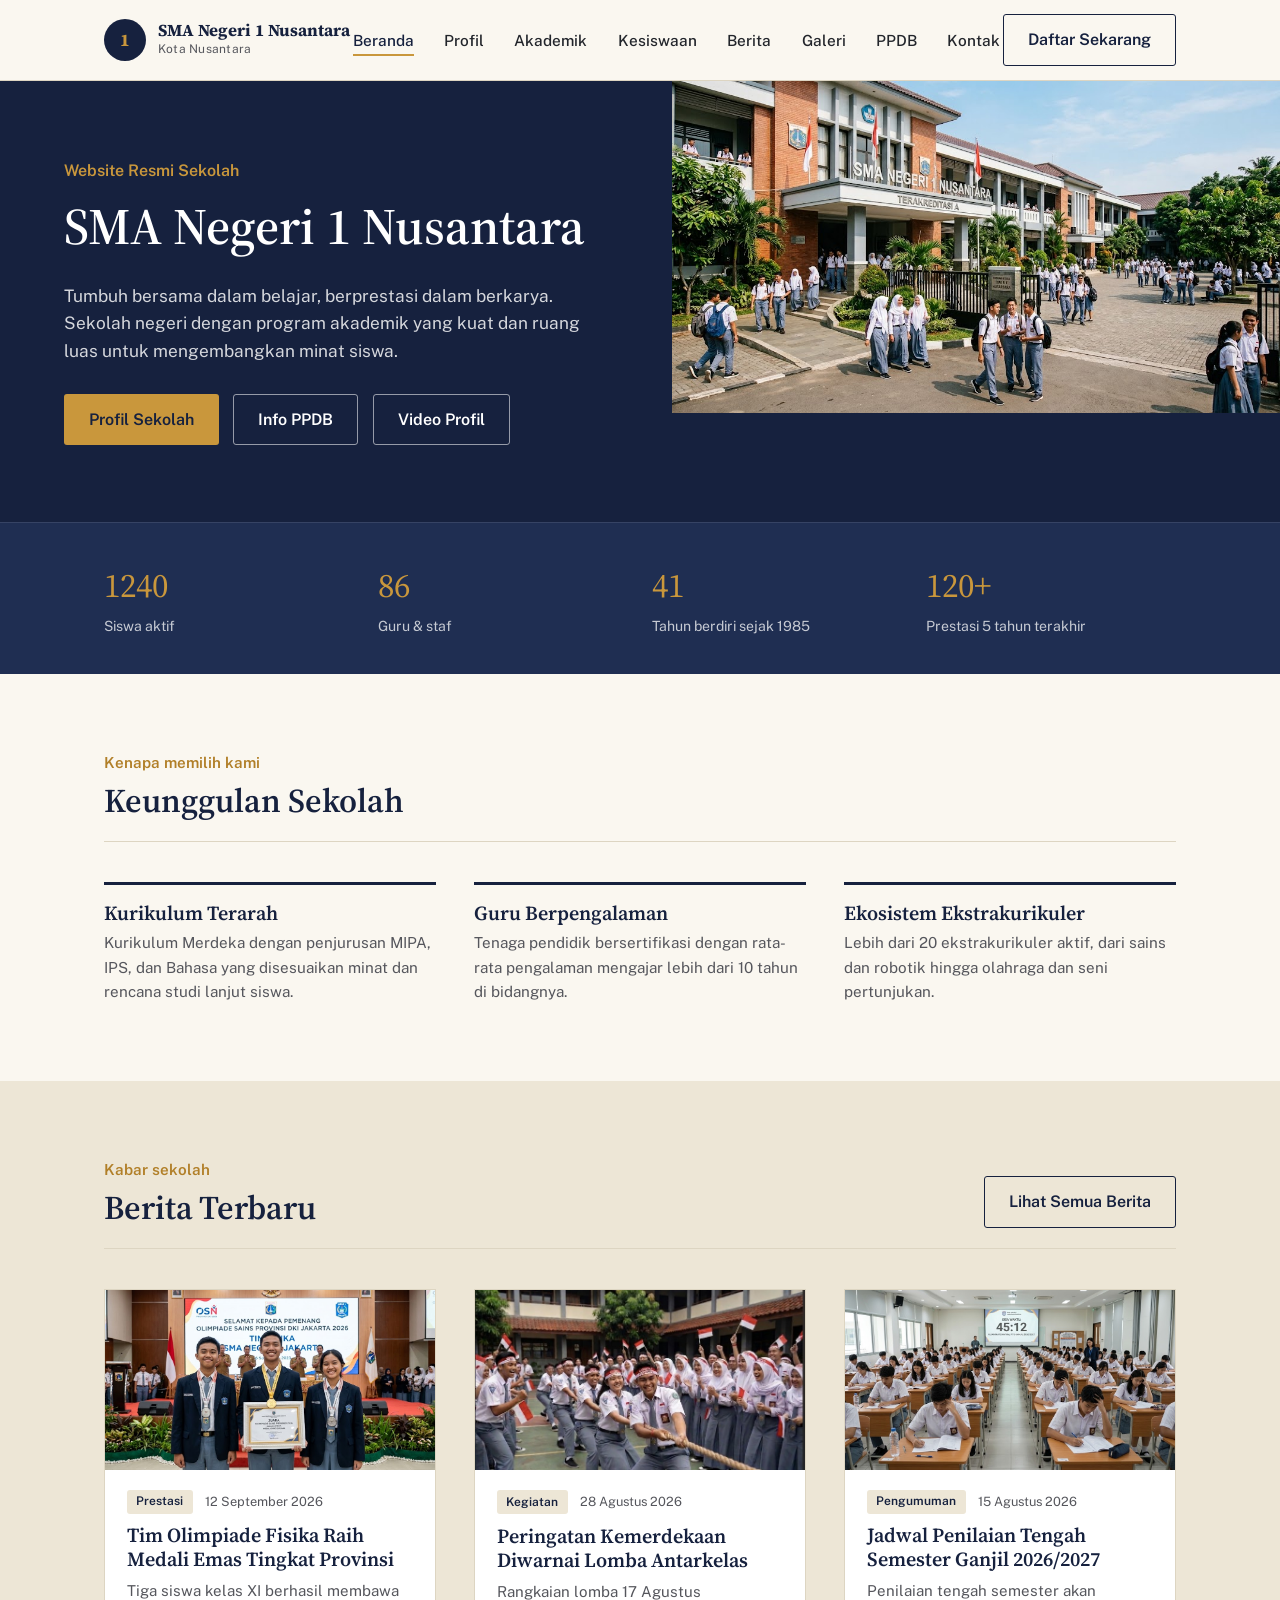
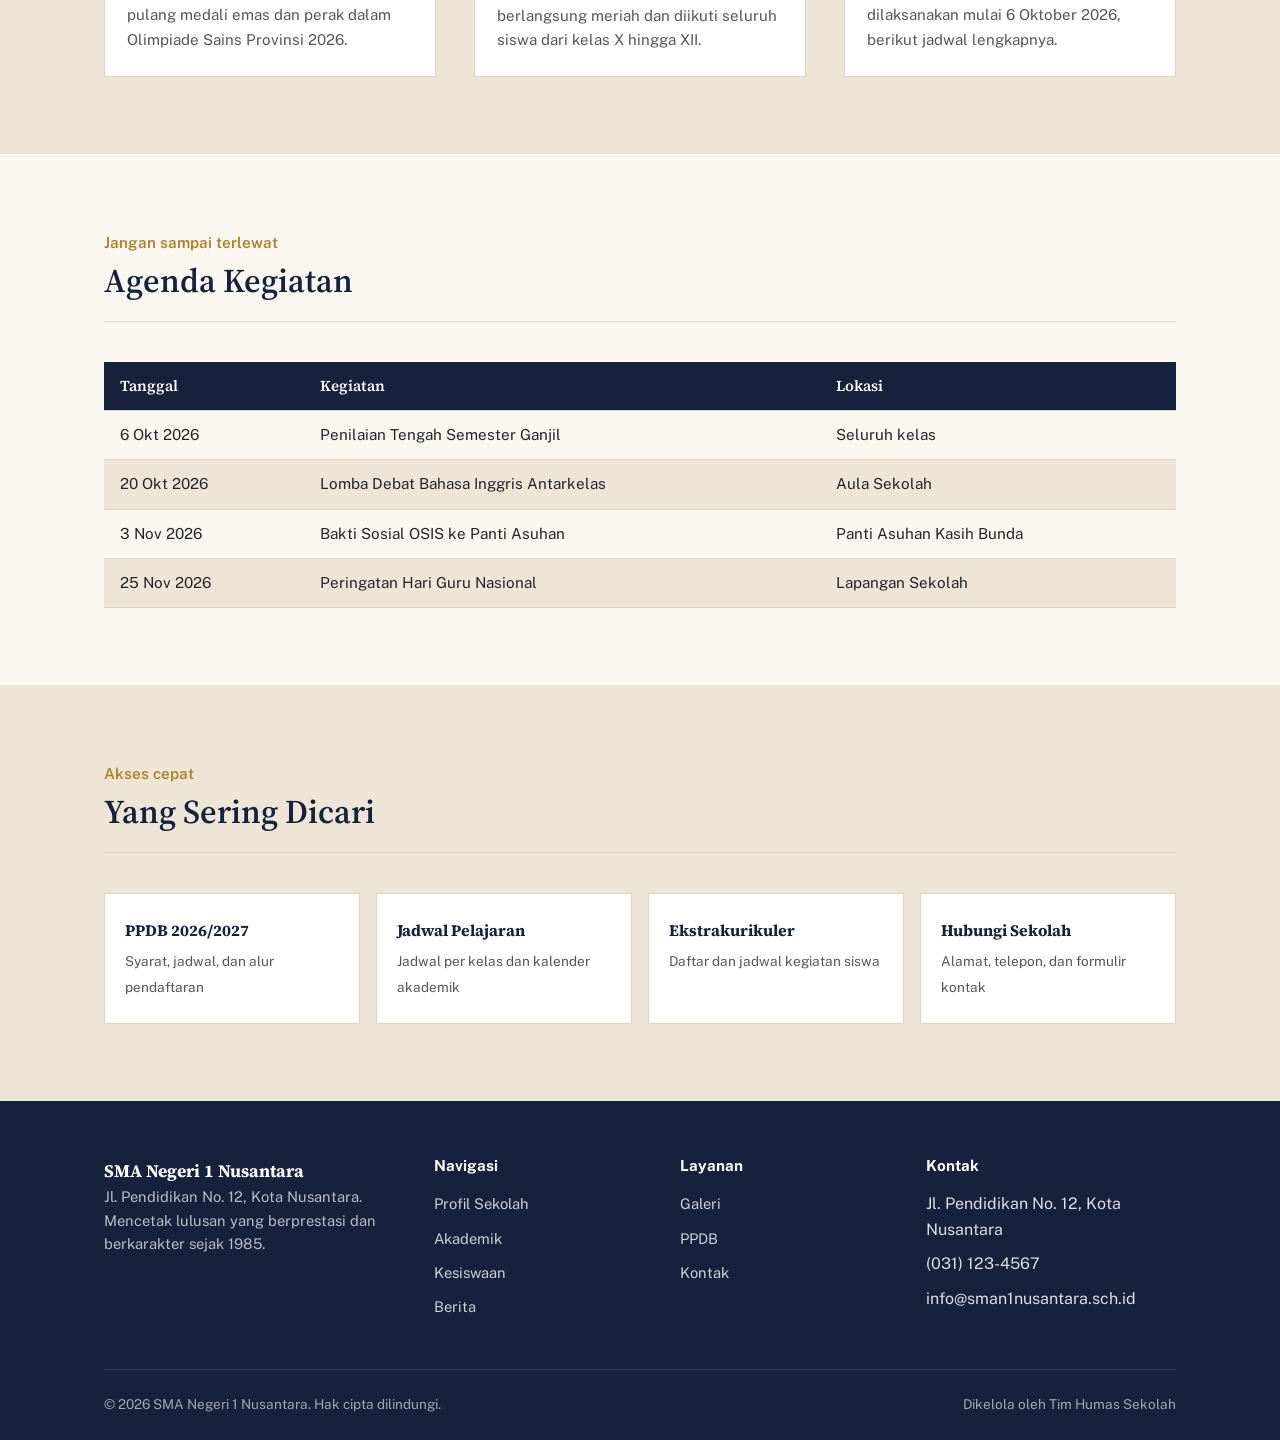
<file: index.html>
<!DOCTYPE html>
<html lang="id">
<head>
<meta charset="UTF-8">
<meta name="viewport" content="width=device-width, initial-scale=1.0">
<title>SMA Negeri 1 Nusantara — Beranda</title>
<meta name="description" content="Website resmi SMA Negeri 1 Nusantara: profil sekolah, akademik, kesiswaan, berita, galeri, dan informasi PPDB.">
<link rel="stylesheet" href="assets/css/style.css">
</head>
<body data-page="index">

<header class="site-header">
  <div class="container">
    <a class="brand" href="index.html">
      <span class="brand-mark">1</span>
      <span class="brand-text">
        <strong>SMA Negeri 1 Nusantara</strong>
        <span>Kota Nusantara</span>
      </span>
    </a>

    <nav class="main-nav" aria-label="Navigasi utama">
      <ul>
        <li><a href="index.html" class="is-active" aria-current="page">Beranda</a></li>
        <li><a href="pages/profil.html">Profil</a></li>
        <li><a href="pages/akademik.html">Akademik</a></li>
        <li><a href="pages/kesiswaan.html">Kesiswaan</a></li>
        <li><a href="pages/berita.html">Berita</a></li>
        <li><a href="pages/galeri.html">Galeri</a></li>
        <li><a href="pages/ppdb.html">PPDB</a></li>
        <li><a href="pages/kontak.html">Kontak</a></li>
      </ul>
    </nav>

    <div class="nav-cta">
      <a class="btn btn--ghost" href="pages/ppdb.html">Daftar Sekarang</a>
      <button class="nav-toggle" aria-label="Buka menu" aria-expanded="false"></button>
    </div>
  </div>
</header>

<main>

  <section class="hero">
    <div class="hero-copy">
      <span class="kicker">Website Resmi Sekolah</span>
      <h1>SMA Negeri 1 Nusantara</h1>
      <p>Tumbuh bersama dalam belajar, berprestasi dalam berkarya. Sekolah negeri dengan program akademik yang kuat dan ruang luas untuk mengembangkan minat siswa.</p>
      <div class="hero-actions">
        <a class="btn btn--primary" href="pages/profil.html">Profil Sekolah</a>
        <a class="btn btn--outline" href="pages/ppdb.html">Info PPDB</a>
        <a class="btn btn--outline" href="#video-profil">Video Profil</a>
      </div>
    </div>
    <div class="hero-visual">
      <img src="assets/images/Foto SMAN 1 Nusantara.jpg">
    </div>
  </section>

  <section class="stats-bar">
    <div class="container">
      <div class="stat-item">
        <span class="stat-num" data-count="1240">0</span>
        <span class="stat-label">Siswa aktif</span>
      </div>
      <div class="stat-item">
        <span class="stat-num" data-count="86">0</span>
        <span class="stat-label">Guru & staf</span>
      </div>
      <div class="stat-item">
        <span class="stat-num" data-count="41" data-suffix="">0</span>
        <span class="stat-label">Tahun berdiri sejak 1985</span>
      </div>
      <div class="stat-item">
        <span class="stat-num" data-count="120" data-suffix="+">0</span>
        <span class="stat-label">Prestasi 5 tahun terakhir</span>
      </div>
    </div>
  </section>

  <section class="section">
    <div class="container">
      <div class="section-head">
        <div>
          <span class="kicker">Kenapa memilih kami</span>
          <h2>Keunggulan Sekolah</h2>
        </div>
      </div>
      <div class="feature-grid">
        <div class="feature-item">
          <h3>Kurikulum Terarah</h3>
          <p>Kurikulum Merdeka dengan penjurusan MIPA, IPS, dan Bahasa yang disesuaikan minat dan rencana studi lanjut siswa.</p>
        </div>
        <div class="feature-item">
          <h3>Guru Berpengalaman</h3>
          <p>Tenaga pendidik bersertifikasi dengan rata-rata pengalaman mengajar lebih dari 10 tahun di bidangnya.</p>
        </div>
        <div class="feature-item">
          <h3>Ekosistem Ekstrakurikuler</h3>
          <p>Lebih dari 20 ekstrakurikuler aktif, dari sains dan robotik hingga olahraga dan seni pertunjukan.</p>
        </div>
      </div>
    </div>
  </section>

  <section class="section section--alt">
    <div class="container">
      <div class="section-head">
        <div>
          <span class="kicker">Kabar sekolah</span>
          <h2>Berita Terbaru</h2>
        </div>
        <a class="btn btn--ghost" href="pages/berita.html">Lihat Semua Berita</a>
      </div>
      <div class="news-grid">
        <article class="news-card">
          <img src="assets/images/Mendali emas olimpiade fisika.jpg">
          <div class="news-body">
            <div class="news-meta"><span class="tag">Prestasi</span><span>12 September 2026</span></div>
            <h3>Tim Olimpiade Fisika Raih Medali Emas Tingkat Provinsi</h3>
            <p class="news-excerpt">Tiga siswa kelas XI berhasil membawa pulang medali emas dan perak dalam Olimpiade Sains Provinsi 2026.</p>
          </div>
        </article>
        <article class="news-card">
          <img src="assets/images/Foto Tarik Tambang.jpg">
          <div class="news-body">
            <div class="news-meta"><span class="tag">Kegiatan</span><span>28 Agustus 2026</span></div>
            <h3>Peringatan Kemerdekaan Diwarnai Lomba Antarkelas</h3>
            <p class="news-excerpt">Rangkaian lomba 17 Agustus berlangsung meriah dan diikuti seluruh siswa dari kelas X hingga XII.</p>
          </div>
        </article>
        <article class="news-card">
          <img src="assets/images/foto ujian tengah semester.jpg">
          <div class="news-body">
            <div class="news-meta"><span class="tag">Pengumuman</span><span>15 Agustus 2026</span></div>
            <h3>Jadwal Penilaian Tengah Semester Ganjil 2026/2027</h3>
            <p class="news-excerpt">Penilaian tengah semester akan dilaksanakan mulai 6 Oktober 2026, berikut jadwal lengkapnya.</p>
          </div>
        </article>
      </div>
    </div>
  </section>

  <section class="section">
    <div class="container">
      <div class="section-head">
        <div>
          <span class="kicker">Jangan sampai terlewat</span>
          <h2>Agenda Kegiatan</h2>
        </div>
      </div>
      <div class="table-wrap">
        <table>
          <thead>
            <tr><th>Tanggal</th><th>Kegiatan</th><th>Lokasi</th></tr>
          </thead>
          <tbody>
            <tr><td>6 Okt 2026</td><td>Penilaian Tengah Semester Ganjil</td><td>Seluruh kelas</td></tr>
            <tr><td>20 Okt 2026</td><td>Lomba Debat Bahasa Inggris Antarkelas</td><td>Aula Sekolah</td></tr>
            <tr><td>3 Nov 2026</td><td>Bakti Sosial OSIS ke Panti Asuhan</td><td>Panti Asuhan Kasih Bunda</td></tr>
            <tr><td>25 Nov 2026</td><td>Peringatan Hari Guru Nasional</td><td>Lapangan Sekolah</td></tr>
          </tbody>
        </table>
      </div>
    </div>
  </section>

  <section class="section section--alt">
    <div class="container">
      <div class="section-head">
        <div>
          <span class="kicker">Akses cepat</span>
          <h2>Yang Sering Dicari</h2>
        </div>
      </div>
      <div class="quick-grid">
        <a class="quick-item" href="pages/ppdb.html"><strong>PPDB 2026/2027</strong><span>Syarat, jadwal, dan alur pendaftaran</span></a>
        <a class="quick-item" href="pages/akademik.html"><strong>Jadwal Pelajaran</strong><span>Jadwal per kelas dan kalender akademik</span></a>
        <a class="quick-item" href="pages/kesiswaan.html"><strong>Ekstrakurikuler</strong><span>Daftar dan jadwal kegiatan siswa</span></a>
        <a class="quick-item" href="pages/kontak.html"><strong>Hubungi Sekolah</strong><span>Alamat, telepon, dan formulir kontak</span></a>
      </div>
    </div>
  </section>

</main>

<footer class="site-footer">
  <div class="container">
    <div class="footer-grid">
      <div class="footer-brand">
        <strong style="color:#fff;font-family:'Source Serif 4',serif;font-size:1.1rem;">SMA Negeri 1 Nusantara</strong>
        <p>Jl. Pendidikan No. 12, Kota Nusantara. Mencetak lulusan yang berprestasi dan berkarakter sejak 1985.</p>
      </div>
      <div>
        <h4>Navigasi</h4>
        <ul>
          <li><a href="pages/profil.html">Profil Sekolah</a></li>
          <li><a href="pages/akademik.html">Akademik</a></li>
          <li><a href="pages/kesiswaan.html">Kesiswaan</a></li>
          <li><a href="pages/berita.html">Berita</a></li>
        </ul>
      </div>
      <div>
        <h4>Layanan</h4>
        <ul>
          <li><a href="pages/galeri.html">Galeri</a></li>
          <li><a href="pages/ppdb.html">PPDB</a></li>
          <li><a href="pages/kontak.html">Kontak</a></li>
        </ul>
      </div>
      <div>
        <h4>Kontak</h4>
        <ul>
          <li>Jl. Pendidikan No. 12, Kota Nusantara</li>
          <li>(031) 123-4567</li>
          <li>info@sman1nusantara.sch.id</li>
        </ul>
      </div>
    </div>
    <div class="footer-bottom">
      <span>&copy; 2026 SMA Negeri 1 Nusantara. Hak cipta dilindungi.</span>
      <span>Dikelola oleh Tim Humas Sekolah</span>
    </div>
  </div>
</footer>

<script src="assets/js/app.js"></script>
</body>
</html>
</file>
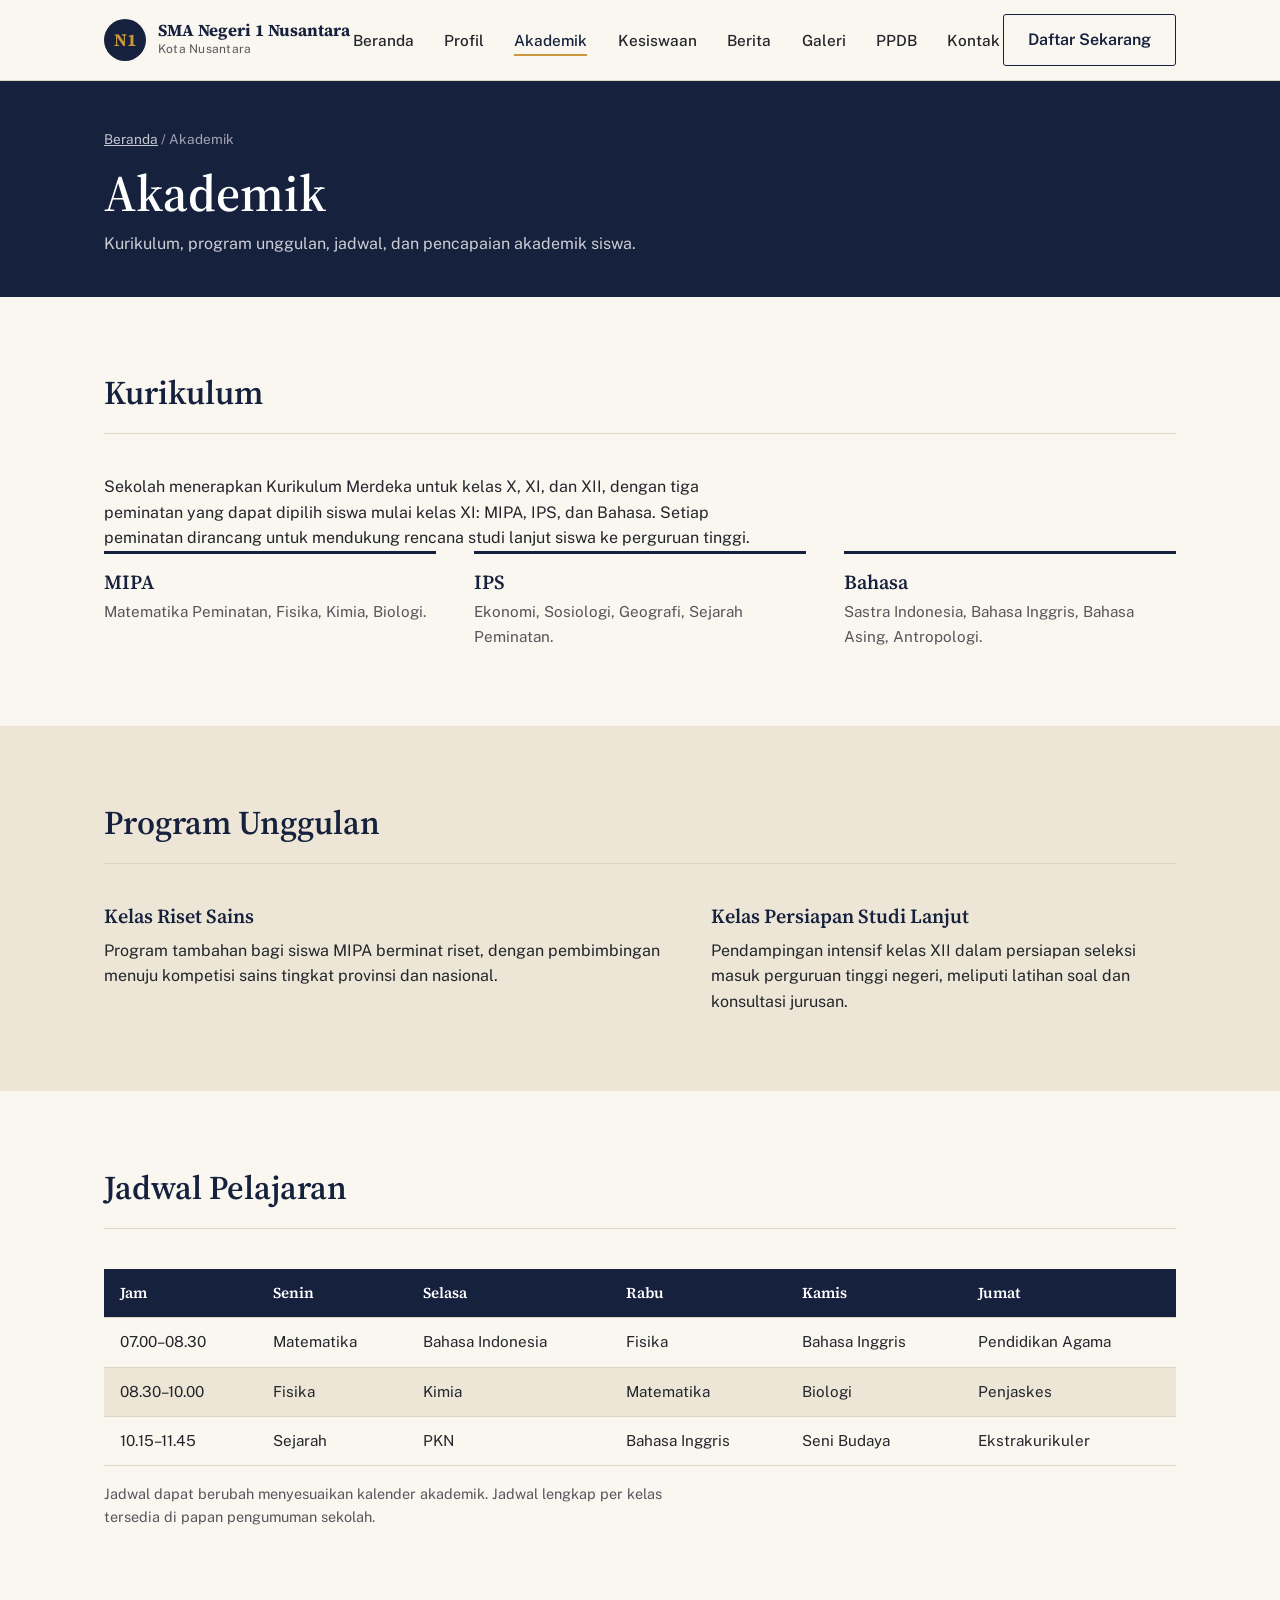
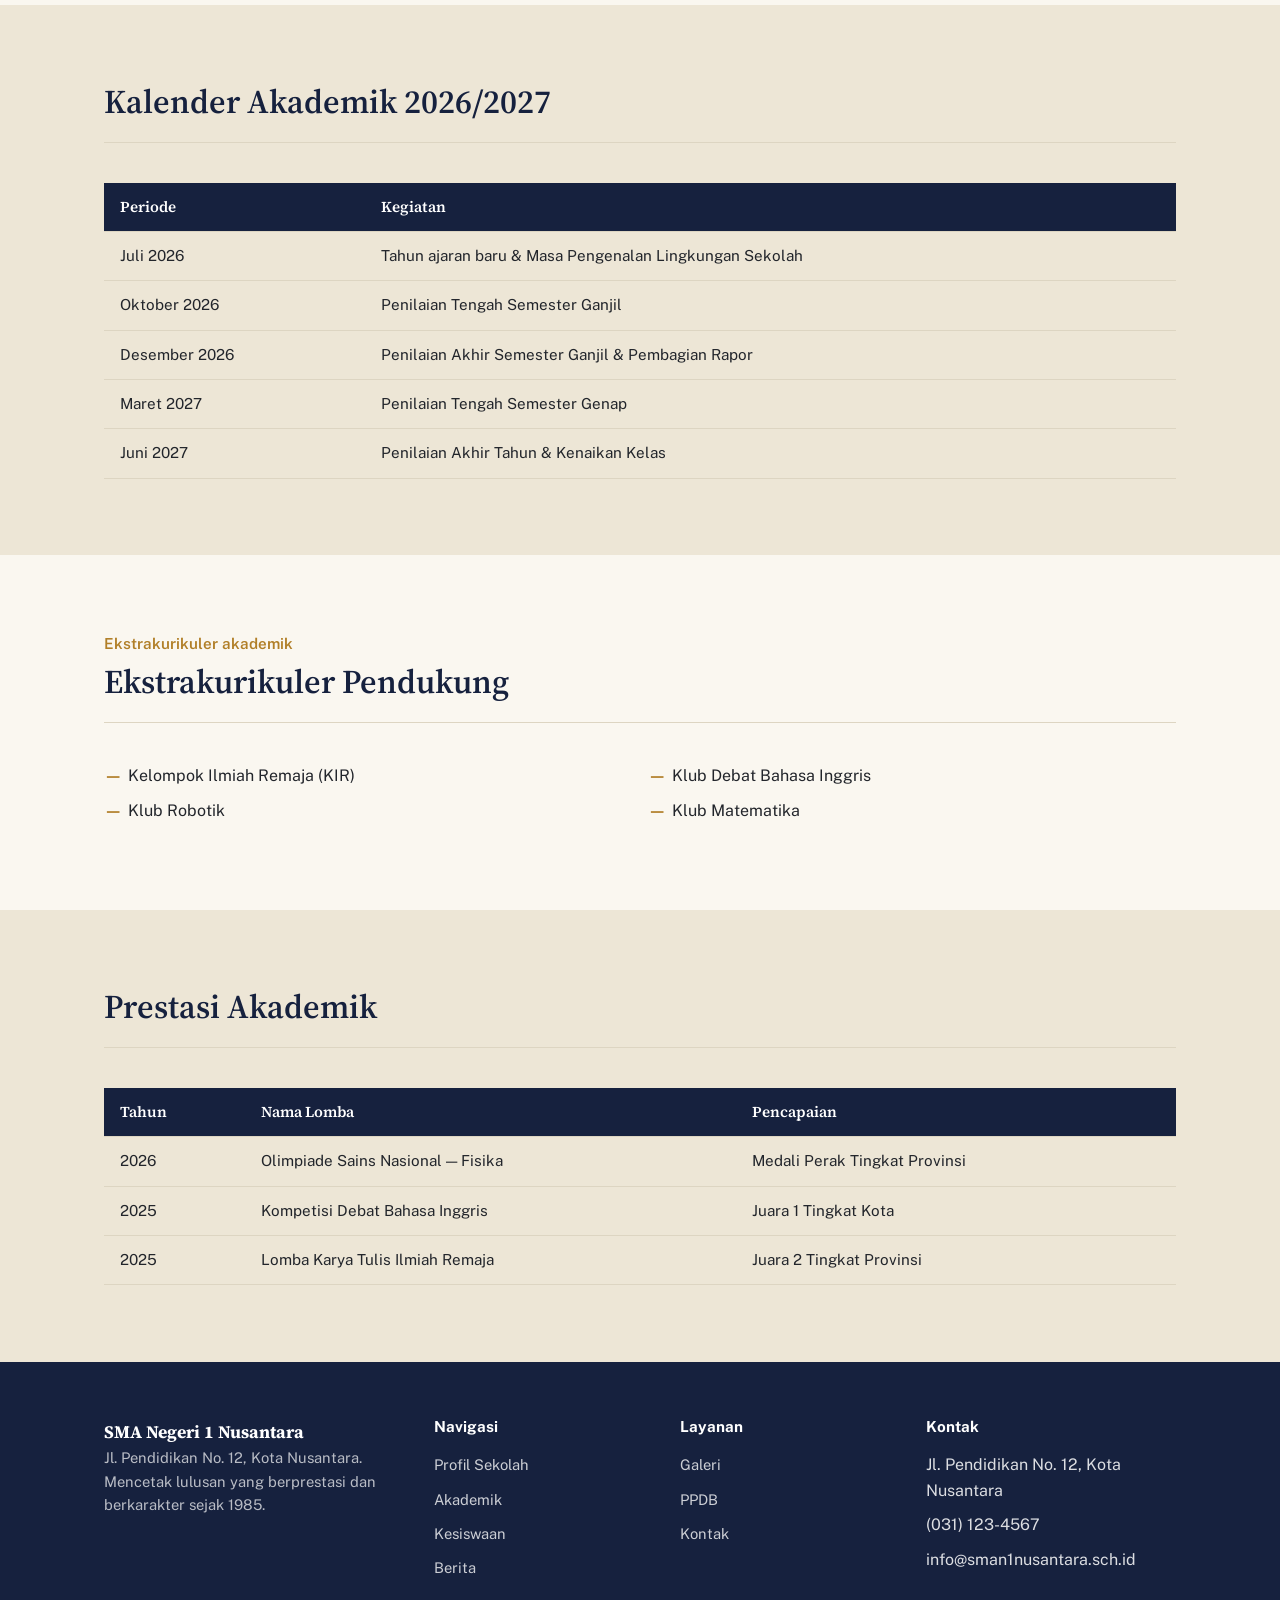
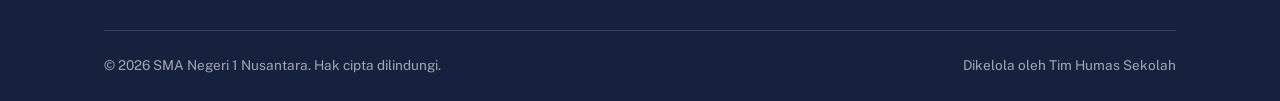
<file: pages/akademik.html>
<!DOCTYPE html>
<html lang="id">
<head>
<meta charset="UTF-8">
<meta name="viewport" content="width=device-width, initial-scale=1.0">
<title>Akademik — SMA Negeri 1 Nusantara</title>
<link rel="stylesheet" href="../assets/css/style.css">
</head>
<body data-page="akademik">

<header class="site-header">
  <div class="container">
    <a class="brand" href="../index.html">
      <span class="brand-mark">N1</span>
      <span class="brand-text">
        <strong>SMA Negeri 1 Nusantara</strong>
        <span>Kota Nusantara</span>
      </span>
    </a>

    <nav class="main-nav" aria-label="Navigasi utama">
      <ul>
        <li><a href="../index.html">Beranda</a></li>
        <li><a href="profil.html">Profil</a></li>
        <li><a href="akademik.html" class="is-active" aria-current="page">Akademik</a></li>
        <li><a href="kesiswaan.html">Kesiswaan</a></li>
        <li><a href="berita.html">Berita</a></li>
        <li><a href="galeri.html">Galeri</a></li>
        <li><a href="ppdb.html">PPDB</a></li>
        <li><a href="kontak.html">Kontak</a></li>
      </ul>
    </nav>

    <div class="nav-cta">
      <a class="btn btn--ghost" href="ppdb.html">Daftar Sekarang</a>
      <button class="nav-toggle" aria-label="Buka menu" aria-expanded="false"></button>
    </div>
  </div>
</header>

<main>

  <header class="page-header">
    <div class="container">
      <div class="breadcrumb"><a href="../index.html">Beranda</a> / Akademik</div>
      <h1>Akademik</h1>
      <p>Kurikulum, program unggulan, jadwal, dan pencapaian akademik siswa.</p>
    </div>
  </header>

  <section class="section">
    <div class="container">
      <div class="section-head"><div><h2>Kurikulum</h2></div></div>
      <p>Sekolah menerapkan Kurikulum Merdeka untuk kelas X, XI, dan XII, dengan tiga peminatan yang dapat dipilih siswa mulai kelas XI: MIPA, IPS, dan Bahasa. Setiap peminatan dirancang untuk mendukung rencana studi lanjut siswa ke perguruan tinggi.</p>
      <div class="feature-grid">
        <div class="feature-item"><h3>MIPA</h3><p>Matematika Peminatan, Fisika, Kimia, Biologi.</p></div>
        <div class="feature-item"><h3>IPS</h3><p>Ekonomi, Sosiologi, Geografi, Sejarah Peminatan.</p></div>
        <div class="feature-item"><h3>Bahasa</h3><p>Sastra Indonesia, Bahasa Inggris, Bahasa Asing, Antropologi.</p></div>
      </div>
    </div>
  </section>

  <section class="section section--alt">
    <div class="container">
      <div class="section-head"><div><h2>Program Unggulan</h2></div></div>
      <div class="two-col">
        <div>
          <h3>Kelas Riset Sains</h3>
          <p>Program tambahan bagi siswa MIPA berminat riset, dengan pembimbingan menuju kompetisi sains tingkat provinsi dan nasional.</p>
        </div>
        <div>
          <h3>Kelas Persiapan Studi Lanjut</h3>
          <p>Pendampingan intensif kelas XII dalam persiapan seleksi masuk perguruan tinggi negeri, meliputi latihan soal dan konsultasi jurusan.</p>
        </div>
      </div>
    </div>
  </section>

  <section class="section">
    <div class="container">
      <div class="section-head"><div><h2>Jadwal Pelajaran</h2></div></div>
      <div class="table-wrap">
        <table>
          <thead><tr><th>Jam</th><th>Senin</th><th>Selasa</th><th>Rabu</th><th>Kamis</th><th>Jumat</th></tr></thead>
          <tbody>
            <tr><td>07.00–08.30</td><td>Matematika</td><td>Bahasa Indonesia</td><td>Fisika</td><td>Bahasa Inggris</td><td>Pendidikan Agama</td></tr>
            <tr><td>08.30–10.00</td><td>Fisika</td><td>Kimia</td><td>Matematika</td><td>Biologi</td><td>Penjaskes</td></tr>
            <tr><td>10.15–11.45</td><td>Sejarah</td><td>PKN</td><td>Bahasa Inggris</td><td>Seni Budaya</td><td>Ekstrakurikuler</td></tr>
          </tbody>
        </table>
      </div>
      <p style="margin-top:1rem;color:var(--ink-soft);font-size:0.9rem;">Jadwal dapat berubah menyesuaikan kalender akademik. Jadwal lengkap per kelas tersedia di papan pengumuman sekolah.</p>
    </div>
  </section>

  <section class="section section--alt">
    <div class="container">
      <div class="section-head"><div><h2>Kalender Akademik 2026/2027</h2></div></div>
      <div class="table-wrap">
        <table>
          <thead><tr><th>Periode</th><th>Kegiatan</th></tr></thead>
          <tbody>
            <tr><td>Juli 2026</td><td>Tahun ajaran baru &amp; Masa Pengenalan Lingkungan Sekolah</td></tr>
            <tr><td>Oktober 2026</td><td>Penilaian Tengah Semester Ganjil</td></tr>
            <tr><td>Desember 2026</td><td>Penilaian Akhir Semester Ganjil &amp; Pembagian Rapor</td></tr>
            <tr><td>Maret 2027</td><td>Penilaian Tengah Semester Genap</td></tr>
            <tr><td>Juni 2027</td><td>Penilaian Akhir Tahun &amp; Kenaikan Kelas</td></tr>
          </tbody>
        </table>
      </div>
    </div>
  </section>

  <section class="section">
    <div class="container">
      <div class="section-head"><div><span class="kicker">Ekstrakurikuler akademik</span><h2>Ekstrakurikuler Pendukung</h2></div></div>
      <ul class="list-check" style="columns:2;max-width:none;">
        <li>Kelompok Ilmiah Remaja (KIR)</li>
        <li>Klub Robotik</li>
        <li>Klub Debat Bahasa Inggris</li>
        <li>Klub Matematika</li>
      </ul>
    </div>
  </section>

  <section class="section section--alt">
    <div class="container">
      <div class="section-head"><div><h2>Prestasi Akademik</h2></div></div>
      <div class="table-wrap">
        <table>
          <thead><tr><th>Tahun</th><th>Nama Lomba</th><th>Pencapaian</th></tr></thead>
          <tbody>
            <tr><td>2026</td><td>Olimpiade Sains Nasional — Fisika</td><td>Medali Perak Tingkat Provinsi</td></tr>
            <tr><td>2025</td><td>Kompetisi Debat Bahasa Inggris</td><td>Juara 1 Tingkat Kota</td></tr>
            <tr><td>2025</td><td>Lomba Karya Tulis Ilmiah Remaja</td><td>Juara 2 Tingkat Provinsi</td></tr>
          </tbody>
        </table>
      </div>
    </div>
  </section>

</main>

<footer class="site-footer">
  <div class="container">
    <div class="footer-grid">
      <div class="footer-brand">
        <strong style="color:#fff;font-family:'Source Serif 4',serif;font-size:1.1rem;">SMA Negeri 1 Nusantara</strong>
        <p>Jl. Pendidikan No. 12, Kota Nusantara. Mencetak lulusan yang berprestasi dan berkarakter sejak 1985.</p>
      </div>
      <div>
        <h4>Navigasi</h4>
        <ul>
          <li><a href="profil.html">Profil Sekolah</a></li>
          <li><a href="akademik.html">Akademik</a></li>
          <li><a href="kesiswaan.html">Kesiswaan</a></li>
          <li><a href="berita.html">Berita</a></li>
        </ul>
      </div>
      <div>
        <h4>Layanan</h4>
        <ul>
          <li><a href="galeri.html">Galeri</a></li>
          <li><a href="ppdb.html">PPDB</a></li>
          <li><a href="kontak.html">Kontak</a></li>
        </ul>
      </div>
      <div>
        <h4>Kontak</h4>
        <ul>
          <li>Jl. Pendidikan No. 12, Kota Nusantara</li>
          <li>(031) 123-4567</li>
          <li>info@sman1nusantara.sch.id</li>
        </ul>
      </div>
    </div>
    <div class="footer-bottom">
      <span>&copy; 2026 SMA Negeri 1 Nusantara. Hak cipta dilindungi.</span>
      <span>Dikelola oleh Tim Humas Sekolah</span>
    </div>
  </div>
</footer>

<script src="../assets/js/app.js"></script>
</body>
</html>
</file>
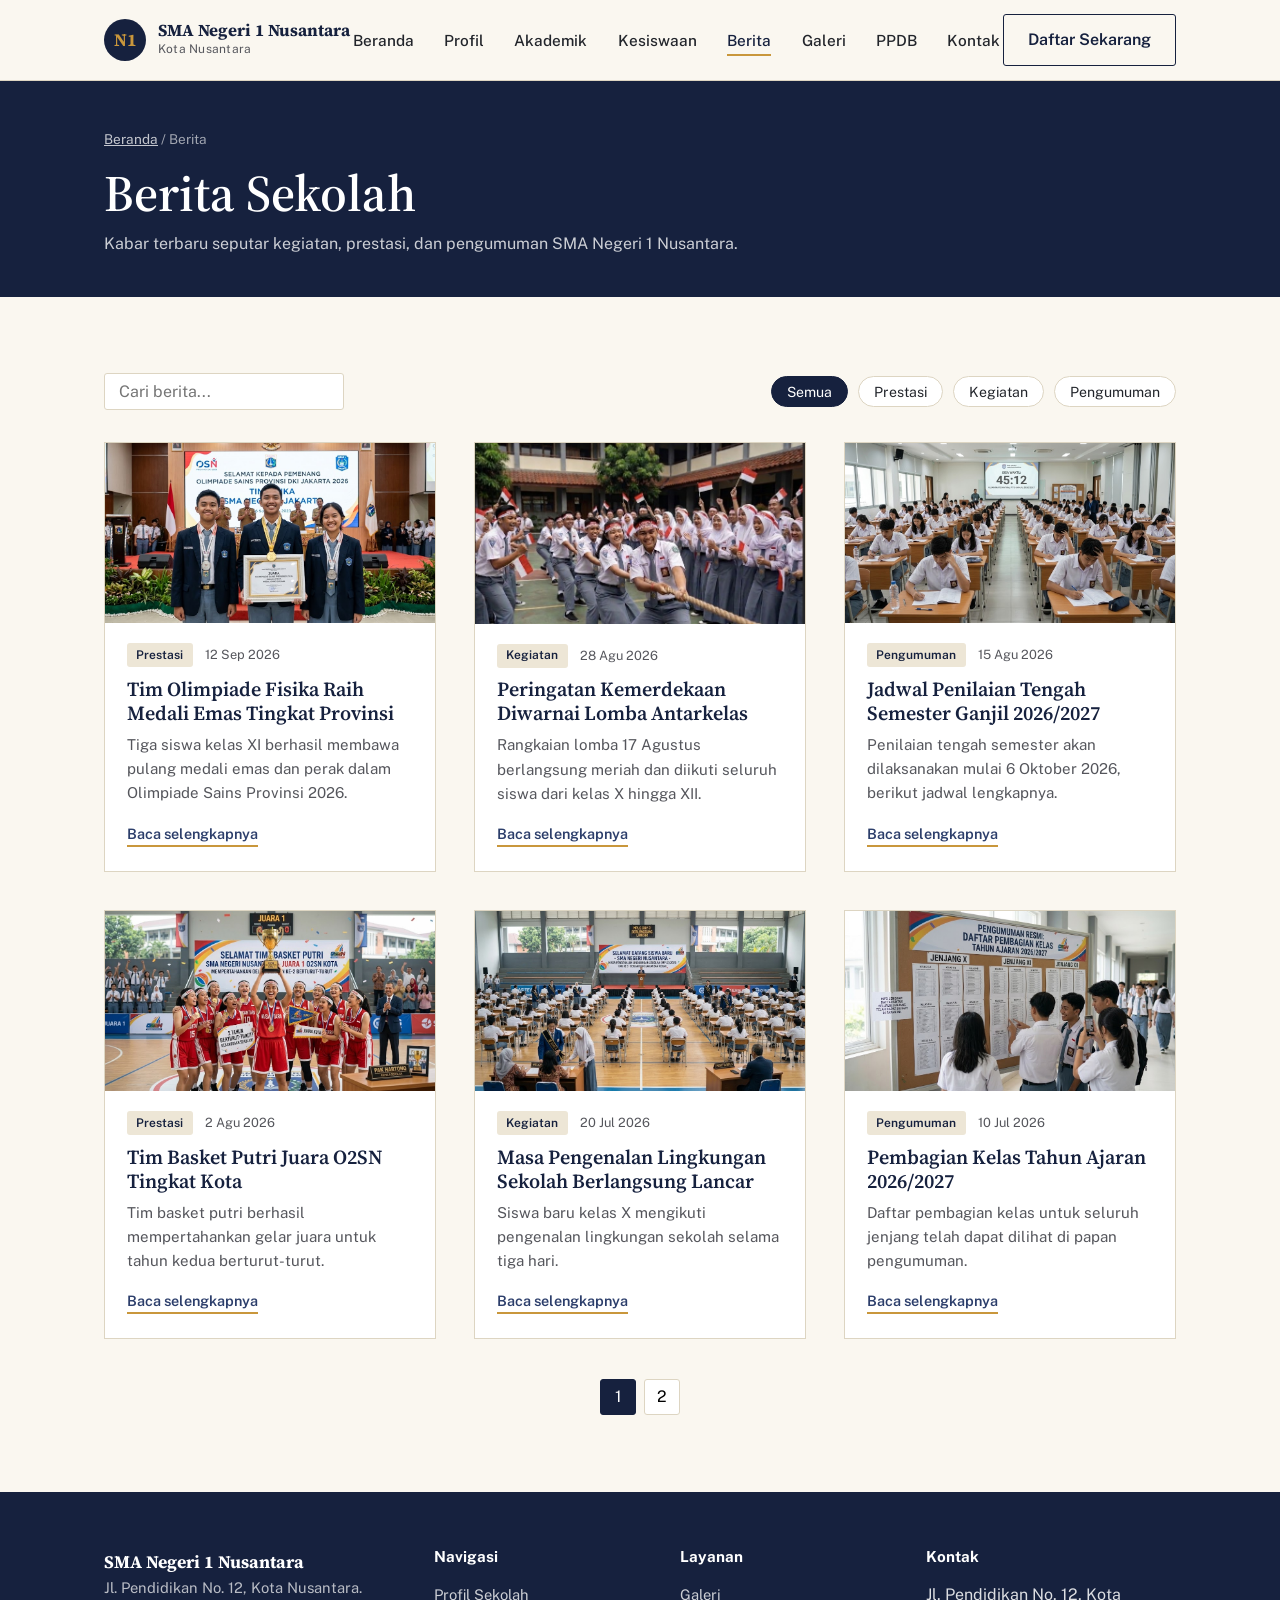
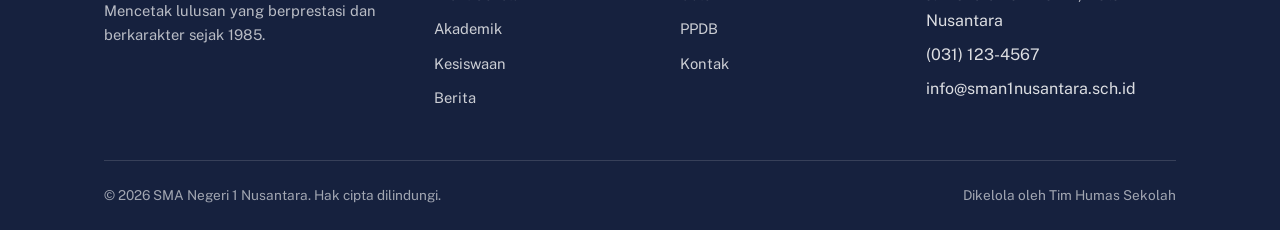
<file: pages/berita.html>
<!DOCTYPE html>
<html lang="id">
<head>
<meta charset="UTF-8">
<meta name="viewport" content="width=device-width, initial-scale=1.0">
<title>Berita — SMA Negeri 1 Nusantara</title>
<link rel="stylesheet" href="../assets/css/style.css">
</head>
<body data-page="berita">

<header class="site-header">
  <div class="container">
    <a class="brand" href="../index.html">
      <span class="brand-mark">N1</span>
      <span class="brand-text">
        <strong>SMA Negeri 1 Nusantara</strong>
        <span>Kota Nusantara</span>
      </span>
    </a>

    <nav class="main-nav" aria-label="Navigasi utama">
      <ul>
        <li><a href="../index.html">Beranda</a></li>
        <li><a href="profil.html">Profil</a></li>
        <li><a href="akademik.html">Akademik</a></li>
        <li><a href="kesiswaan.html">Kesiswaan</a></li>
        <li><a href="berita.html" class="is-active" aria-current="page">Berita</a></li>
        <li><a href="galeri.html">Galeri</a></li>
        <li><a href="ppdb.html">PPDB</a></li>
        <li><a href="kontak.html">Kontak</a></li>
      </ul>
    </nav>

    <div class="nav-cta">
      <a class="btn btn--ghost" href="ppdb.html">Daftar Sekarang</a>
      <button class="nav-toggle" aria-label="Buka menu" aria-expanded="false"></button>
    </div>
  </div>
</header>

<main>

  <header class="page-header">
    <div class="container">
      <div class="breadcrumb"><a href="../index.html">Beranda</a> / Berita</div>
      <h1>Berita Sekolah</h1>
      <p>Kabar terbaru seputar kegiatan, prestasi, dan pengumuman SMA Negeri 1 Nusantara.</p>
    </div>
  </header>

  <section class="section">
    <div class="container">

      <div class="news-toolbar">
        <div class="search-field">
          <input type="text" placeholder="Cari berita..." data-news-search aria-label="Cari berita">
        </div>
        <div class="filter-row">
          <button class="filter-chip is-active" data-news-filter="semua">Semua</button>
          <button class="filter-chip" data-news-filter="prestasi">Prestasi</button>
          <button class="filter-chip" data-news-filter="kegiatan">Kegiatan</button>
          <button class="filter-chip" data-news-filter="pengumuman">Pengumuman</button>
        </div>
      </div>

      <div class="news-grid" data-news-grid>

        <article class="news-card" data-category="prestasi">
          <img src="../assets/images/Mendali emas olimpiade fisika.jpg">
          <div class="news-body">
            <div class="news-meta"><span class="tag">Prestasi</span><span>12 Sep 2026</span></div>
            <h3>Tim Olimpiade Fisika Raih Medali Emas Tingkat Provinsi</h3>
            <p class="news-excerpt">Tiga siswa kelas XI berhasil membawa pulang medali emas dan perak dalam Olimpiade Sains Provinsi 2026.</p>
            <a href="#" class="read-more">Baca selengkapnya</a>
            <div class="news-detail">
              <p>Tim yang terdiri dari Alief, Kayla, dan Dimas berlatih intensif selama tiga bulan bersama pembimbing sebelum kompetisi berlangsung di Surabaya, 8–10 September 2026. Hasil ini menjadi capaian terbaik sekolah dalam lima tahun terakhir di bidang fisika.</p>
              <p style="font-size:0.85rem;color:var(--ink-soft);">Penulis: Tim Humas Sekolah</p>
            </div>
          </div>
        </article>

        <article class="news-card" data-category="kegiatan">
          <img src="../assets/images/Foto Tarik Tambang.jpg">
          <div class="news-body">
            <div class="news-meta"><span class="tag">Kegiatan</span><span>28 Agu 2026</span></div>
            <h3>Peringatan Kemerdekaan Diwarnai Lomba Antarkelas</h3>
            <p class="news-excerpt">Rangkaian lomba 17 Agustus berlangsung meriah dan diikuti seluruh siswa dari kelas X hingga XII.</p>
            <a href="#" class="read-more">Baca selengkapnya</a>
            <div class="news-detail">
              <p>Lomba yang digelar meliputi balap karung, tarik tambang, dan lomba kebersihan kelas. Kegiatan ditutup dengan upacara bendera dan pembagian hadiah oleh Kepala Sekolah.</p>
              <p style="font-size:0.85rem;color:var(--ink-soft);">Penulis: OSIS</p>
            </div>
          </div>
        </article>

        <article class="news-card" data-category="pengumuman">
          <img src="../assets/images/foto ujian tengah semester.jpg">
          <div class="news-body">
            <div class="news-meta"><span class="tag">Pengumuman</span><span>15 Agu 2026</span></div>
            <h3>Jadwal Penilaian Tengah Semester Ganjil 2026/2027</h3>
            <p class="news-excerpt">Penilaian tengah semester akan dilaksanakan mulai 6 Oktober 2026, berikut jadwal lengkapnya.</p>
            <a href="#" class="read-more">Baca selengkapnya</a>
            <div class="news-detail">
              <p>Penilaian berlangsung selama satu minggu dari 6–11 Oktober 2026. Siswa diwajibkan hadir 15 menit sebelum ujian dimulai dan membawa kartu peserta yang dapat diambil di wali kelas masing-masing.</p>
              <p style="font-size:0.85rem;color:var(--ink-soft);">Penulis: Wakasek Kurikulum</p>
            </div>
          </div>
        </article>

        <article class="news-card" data-category="prestasi">
          <img src="../assets/images/foto juara olimpiade basket.jpg">
          <div class="news-body">
            <div class="news-meta"><span class="tag">Prestasi</span><span>2 Agu 2026</span></div>
            <h3>Tim Basket Putri Juara O2SN Tingkat Kota</h3>
            <p class="news-excerpt">Tim basket putri berhasil mempertahankan gelar juara untuk tahun kedua berturut-turut.</p>
            <a href="#" class="read-more">Baca selengkapnya</a>
            <div class="news-detail">
              <p>Pertandingan final berlangsung ketat melawan SMA Negeri 3, dengan skor akhir 58–52. Pelatih menyebut kekompakan tim sebagai kunci kemenangan musim ini.</p>
              <p style="font-size:0.85rem;color:var(--ink-soft);">Penulis: Pembina Ekstrakurikuler Olahraga</p>
            </div>
          </div>
        </article>

        <article class="news-card" data-category="kegiatan">
          <img src="../assets/images/foto siswa baru.jpg">
          <div class="news-body">
            <div class="news-meta"><span class="tag">Kegiatan</span><span>20 Jul 2026</span></div>
            <h3>Masa Pengenalan Lingkungan Sekolah Berlangsung Lancar</h3>
            <p class="news-excerpt">Siswa baru kelas X mengikuti pengenalan lingkungan sekolah selama tiga hari.</p>
            <a href="#" class="read-more">Baca selengkapnya</a>
            <div class="news-detail">
              <p>Kegiatan diisi dengan pengenalan tata tertib, fasilitas sekolah, serta sesi motivasi dari alumni yang kini berkuliah di berbagai perguruan tinggi negeri.</p>
              <p style="font-size:0.85rem;color:var(--ink-soft);">Penulis: Panitia MPLS</p>
            </div>
          </div>
        </article>

        <article class="news-card" data-category="pengumuman">
          <img src="../assets/images/foto daftar pembagian kelas.jpg">
          <div class="news-body">
            <div class="news-meta"><span class="tag">Pengumuman</span><span>10 Jul 2026</span></div>
            <h3>Pembagian Kelas Tahun Ajaran 2026/2027</h3>
            <p class="news-excerpt">Daftar pembagian kelas untuk seluruh jenjang telah dapat dilihat di papan pengumuman.</p>
            <a href="#" class="read-more">Baca selengkapnya</a>
            <div class="news-detail">
              <p>Pembagian kelas mempertimbangkan hasil asesmen awal dan pemerataan jumlah siswa. Wali kelas akan mengadakan pertemuan orang tua pada minggu pertama masuk sekolah.</p>
              <p style="font-size:0.85rem;color:var(--ink-soft);">Penulis: Tata Usaha</p>
            </div>
          </div>
        </article>

        <article class="news-card" data-category="prestasi">
          <img src="../assets/images/foto karya tulis ilmiah.jpg">
          <div class="news-body">
            <div class="news-meta"><span class="tag">Prestasi</span><span>28 Jun 2026</span></div>
            <h3>Karya Tulis Ilmiah Siswa Lolos ke Tingkat Nasional</h3>
            <p class="news-excerpt">Karya berjudul pengolahan limbah organik menjadi pupuk cair lolos seleksi provinsi.</p>
            <a href="#" class="read-more">Baca selengkapnya</a>
            <div class="news-detail">
              <p>Penelitian dilakukan oleh kelompok siswa kelas XI MIPA selama satu semester di bawah bimbingan guru Biologi. Presentasi tingkat nasional dijadwalkan pada November 2026.</p>
              <p style="font-size:0.85rem;color:var(--ink-soft);">Penulis: Pembina KIR</p>
            </div>
          </div>
        </article>

        <article class="news-card" data-category="kegiatan">
          <img src="../assets/images/foto perpisahan kelas XII tahun ajaran 2025.jpg">
          <div class="news-body">
            <div class="news-meta"><span class="tag">Kegiatan</span><span>15 Jun 2026</span></div>
            <h3>Perpisahan Kelas XII Tahun Ajaran 2025/2026</h3>
            <p class="news-excerpt">Acara pelepasan berlangsung haru sekaligus meriah di aula sekolah.</p>
            <a href="#" class="read-more">Baca selengkapnya</a>
            <div class="news-detail">
              <p>Sebanyak 312 siswa kelas XII resmi dilepas dan diumumkan sejumlah nama sebagai lulusan terbaik dari masing-masing peminatan.</p>
              <p style="font-size:0.85rem;color:var(--ink-soft);">Penulis: Tim Humas Sekolah</p>
            </div>
          </div>
        </article>

        <article class="news-card" data-category="pengumuman">
          <img src="../assets/images/foto libur kenaikan kelas.jpg">
          <div class="news-body">
            <div class="news-meta"><span class="tag">Pengumuman</span><span>1 Jun 2026</span></div>
            <h3>Libur Kenaikan Kelas Dimulai 20 Juni 2026</h3>
            <p class="news-excerpt">Kegiatan belajar mengajar akan kembali dimulai pada 14 Juli 2026.</p>
            <a href="#" class="read-more">Baca selengkapnya</a>
            <div class="news-detail">
              <p>Selama masa libur, siswa diimbau tetap menjaga kesiapan belajar dan mengikuti kegiatan positif di lingkungan masing-masing.</p>
              <p style="font-size:0.85rem;color:var(--ink-soft);">Penulis: Wakasek Kurikulum</p>
            </div>
          </div>
        </article>

      </div>

      <div class="empty-state" data-news-empty>Tidak ada berita yang cocok dengan pencarian atau filter ini.</div>

      <div class="pagination" data-news-pagination></div>

    </div>
  </section>

</main>

<footer class="site-footer">
  <div class="container">
    <div class="footer-grid">
      <div class="footer-brand">
        <strong style="color:#fff;font-family:'Source Serif 4',serif;font-size:1.1rem;">SMA Negeri 1 Nusantara</strong>
        <p>Jl. Pendidikan No. 12, Kota Nusantara. Mencetak lulusan yang berprestasi dan berkarakter sejak 1985.</p>
      </div>
      <div>
        <h4>Navigasi</h4>
        <ul>
          <li><a href="profil.html">Profil Sekolah</a></li>
          <li><a href="akademik.html">Akademik</a></li>
          <li><a href="kesiswaan.html">Kesiswaan</a></li>
          <li><a href="berita.html">Berita</a></li>
        </ul>
      </div>
      <div>
        <h4>Layanan</h4>
        <ul>
          <li><a href="galeri.html">Galeri</a></li>
          <li><a href="ppdb.html">PPDB</a></li>
          <li><a href="kontak.html">Kontak</a></li>
        </ul>
      </div>
      <div>
        <h4>Kontak</h4>
        <ul>
          <li>Jl. Pendidikan No. 12, Kota Nusantara</li>
          <li>(031) 123-4567</li>
          <li>info@sman1nusantara.sch.id</li>
        </ul>
      </div>
    </div>
    <div class="footer-bottom">
      <span>&copy; 2026 SMA Negeri 1 Nusantara. Hak cipta dilindungi.</span>
      <span>Dikelola oleh Tim Humas Sekolah</span>
    </div>
  </div>
</footer>

<script src="../assets/js/app.js"></script>
</body>
</html>
</file>
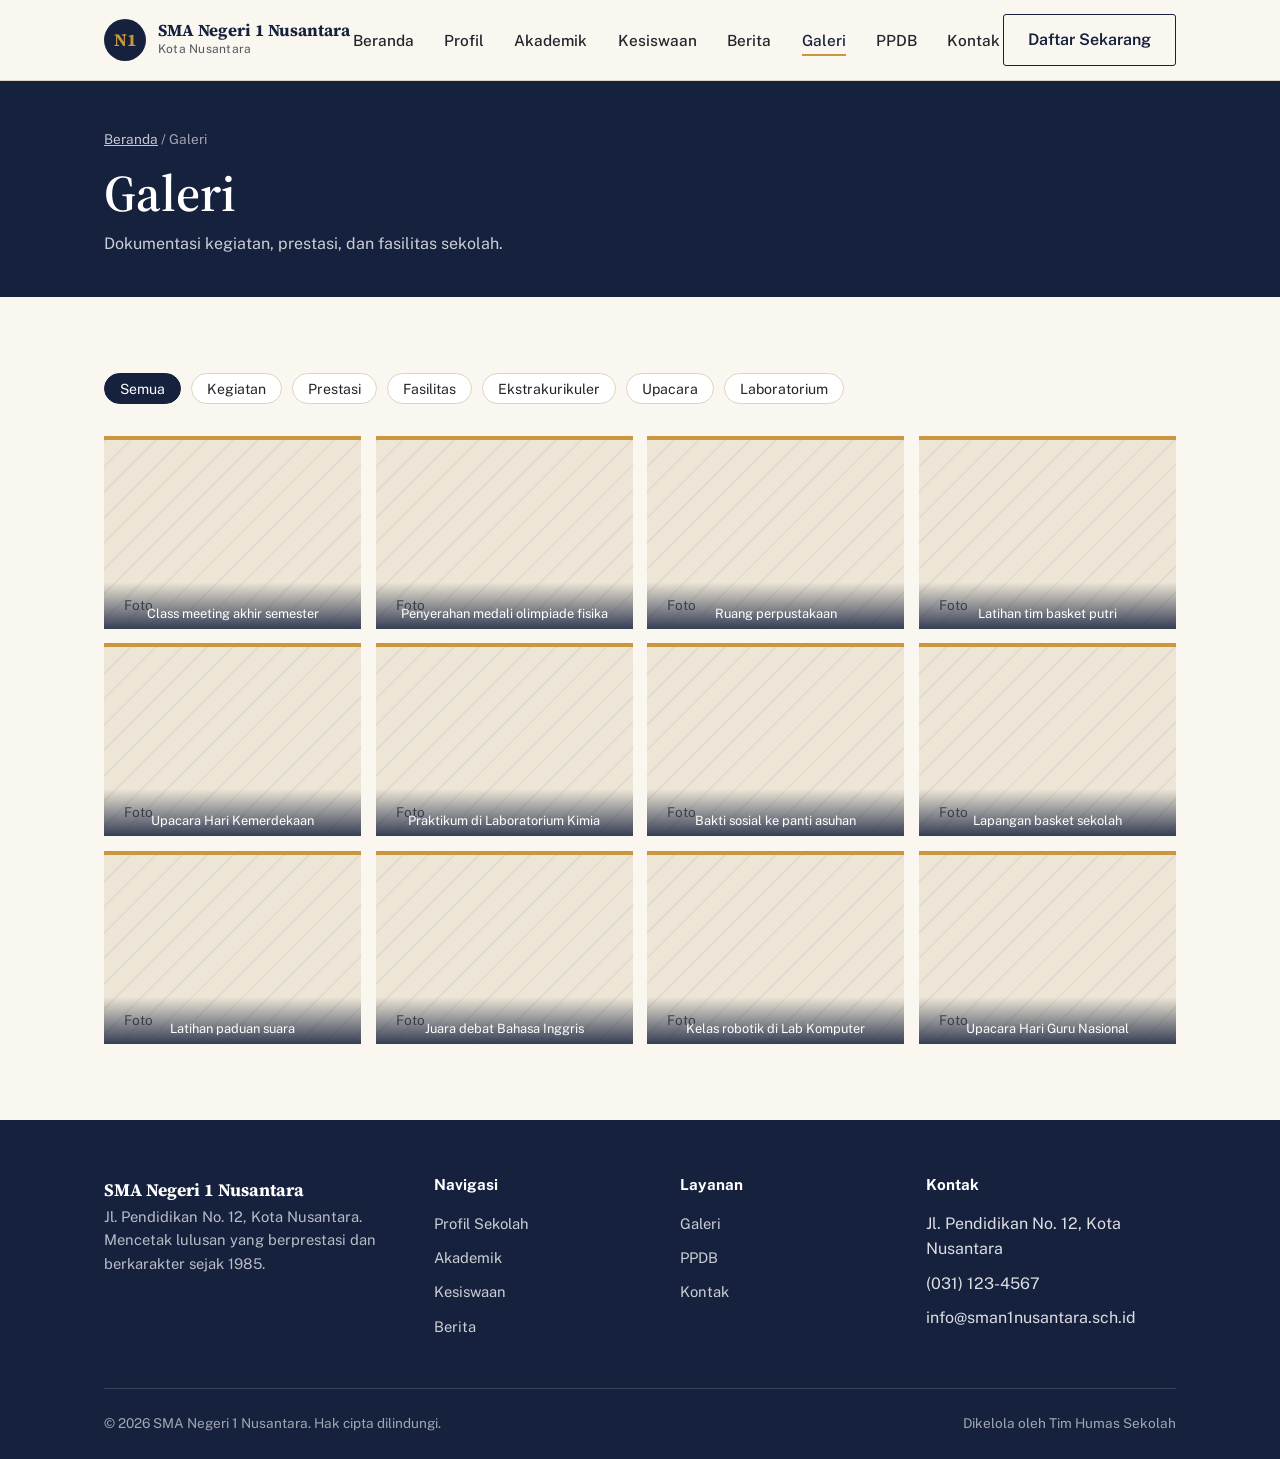
<file: pages/galeri.html>
<!DOCTYPE html>
<html lang="id">
<head>
<meta charset="UTF-8">
<meta name="viewport" content="width=device-width, initial-scale=1.0">
<title>Galeri — SMA Negeri 1 Nusantara</title>
<link rel="stylesheet" href="../assets/css/style.css">
</head>
<body data-page="galeri">

<header class="site-header">
  <div class="container">
    <a class="brand" href="../index.html">
      <span class="brand-mark">N1</span>
      <span class="brand-text">
        <strong>SMA Negeri 1 Nusantara</strong>
        <span>Kota Nusantara</span>
      </span>
    </a>

    <nav class="main-nav" aria-label="Navigasi utama">
      <ul>
        <li><a href="../index.html">Beranda</a></li>
        <li><a href="profil.html">Profil</a></li>
        <li><a href="akademik.html">Akademik</a></li>
        <li><a href="kesiswaan.html">Kesiswaan</a></li>
        <li><a href="berita.html">Berita</a></li>
        <li><a href="galeri.html" class="is-active" aria-current="page">Galeri</a></li>
        <li><a href="ppdb.html">PPDB</a></li>
        <li><a href="kontak.html">Kontak</a></li>
      </ul>
    </nav>

    <div class="nav-cta">
      <a class="btn btn--ghost" href="ppdb.html">Daftar Sekarang</a>
      <button class="nav-toggle" aria-label="Buka menu" aria-expanded="false"></button>
    </div>
  </div>
</header>

<main>

  <header class="page-header">
    <div class="container">
      <div class="breadcrumb"><a href="../index.html">Beranda</a> / Galeri</div>
      <h1>Galeri</h1>
      <p>Dokumentasi kegiatan, prestasi, dan fasilitas sekolah.</p>
    </div>
  </header>

  <section class="section">
    <div class="container">

      <div class="filter-row" style="margin-bottom:2rem;">
        <button class="filter-chip is-active" data-gallery-filter="semua">Semua</button>
        <button class="filter-chip" data-gallery-filter="kegiatan">Kegiatan</button>
        <button class="filter-chip" data-gallery-filter="prestasi">Prestasi</button>
        <button class="filter-chip" data-gallery-filter="fasilitas">Fasilitas</button>
        <button class="filter-chip" data-gallery-filter="ekstrakurikuler">Ekstrakurikuler</button>
        <button class="filter-chip" data-gallery-filter="upacara">Upacara</button>
        <button class="filter-chip" data-gallery-filter="laboratorium">Laboratorium</button>
      </div>

      <div class="gallery-grid" data-gallery-grid>
        <button class="gallery-item" data-category="kegiatan"><div class="img-placeholder">Foto</div><figcaption>Class meeting akhir semester</figcaption></button>
        <button class="gallery-item" data-category="prestasi"><div class="img-placeholder">Foto</div><figcaption>Penyerahan medali olimpiade fisika</figcaption></button>
        <button class="gallery-item" data-category="fasilitas"><div class="img-placeholder">Foto</div><figcaption>Ruang perpustakaan</figcaption></button>
        <button class="gallery-item" data-category="ekstrakurikuler"><div class="img-placeholder">Foto</div><figcaption>Latihan tim basket putri</figcaption></button>
        <button class="gallery-item" data-category="upacara"><div class="img-placeholder">Foto</div><figcaption>Upacara Hari Kemerdekaan</figcaption></button>
        <button class="gallery-item" data-category="laboratorium"><div class="img-placeholder">Foto</div><figcaption>Praktikum di Laboratorium Kimia</figcaption></button>
        <button class="gallery-item" data-category="kegiatan"><div class="img-placeholder">Foto</div><figcaption>Bakti sosial ke panti asuhan</figcaption></button>
        <button class="gallery-item" data-category="fasilitas"><div class="img-placeholder">Foto</div><figcaption>Lapangan basket sekolah</figcaption></button>
        <button class="gallery-item" data-category="ekstrakurikuler"><div class="img-placeholder">Foto</div><figcaption>Latihan paduan suara</figcaption></button>
        <button class="gallery-item" data-category="prestasi"><div class="img-placeholder">Foto</div><figcaption>Juara debat Bahasa Inggris</figcaption></button>
        <button class="gallery-item" data-category="laboratorium"><div class="img-placeholder">Foto</div><figcaption>Kelas robotik di Lab Komputer</figcaption></button>
        <button class="gallery-item" data-category="upacara"><div class="img-placeholder">Foto</div><figcaption>Upacara Hari Guru Nasional</figcaption></button>
      </div>

    </div>
  </section>

</main>

<div class="lightbox" data-lightbox>
  <div class="lightbox-content">
    <div class="img-placeholder">Pratinjau foto</div>
    <div class="lightbox-caption">
      <span data-lightbox-label></span>
      <button class="lightbox-close" data-lightbox-close aria-label="Tutup pratinjau">&times;</button>
    </div>
  </div>
</div>

<footer class="site-footer">
  <div class="container">
    <div class="footer-grid">
      <div class="footer-brand">
        <strong style="color:#fff;font-family:'Source Serif 4',serif;font-size:1.1rem;">SMA Negeri 1 Nusantara</strong>
        <p>Jl. Pendidikan No. 12, Kota Nusantara. Mencetak lulusan yang berprestasi dan berkarakter sejak 1985.</p>
      </div>
      <div>
        <h4>Navigasi</h4>
        <ul>
          <li><a href="profil.html">Profil Sekolah</a></li>
          <li><a href="akademik.html">Akademik</a></li>
          <li><a href="kesiswaan.html">Kesiswaan</a></li>
          <li><a href="berita.html">Berita</a></li>
        </ul>
      </div>
      <div>
        <h4>Layanan</h4>
        <ul>
          <li><a href="galeri.html">Galeri</a></li>
          <li><a href="ppdb.html">PPDB</a></li>
          <li><a href="kontak.html">Kontak</a></li>
        </ul>
      </div>
      <div>
        <h4>Kontak</h4>
        <ul>
          <li>Jl. Pendidikan No. 12, Kota Nusantara</li>
          <li>(031) 123-4567</li>
          <li>info@sman1nusantara.sch.id</li>
        </ul>
      </div>
    </div>
    <div class="footer-bottom">
      <span>&copy; 2026 SMA Negeri 1 Nusantara. Hak cipta dilindungi.</span>
      <span>Dikelola oleh Tim Humas Sekolah</span>
    </div>
  </div>
</footer>

<script src="../assets/js/app.js"></script>
</body>
</html>
</file>
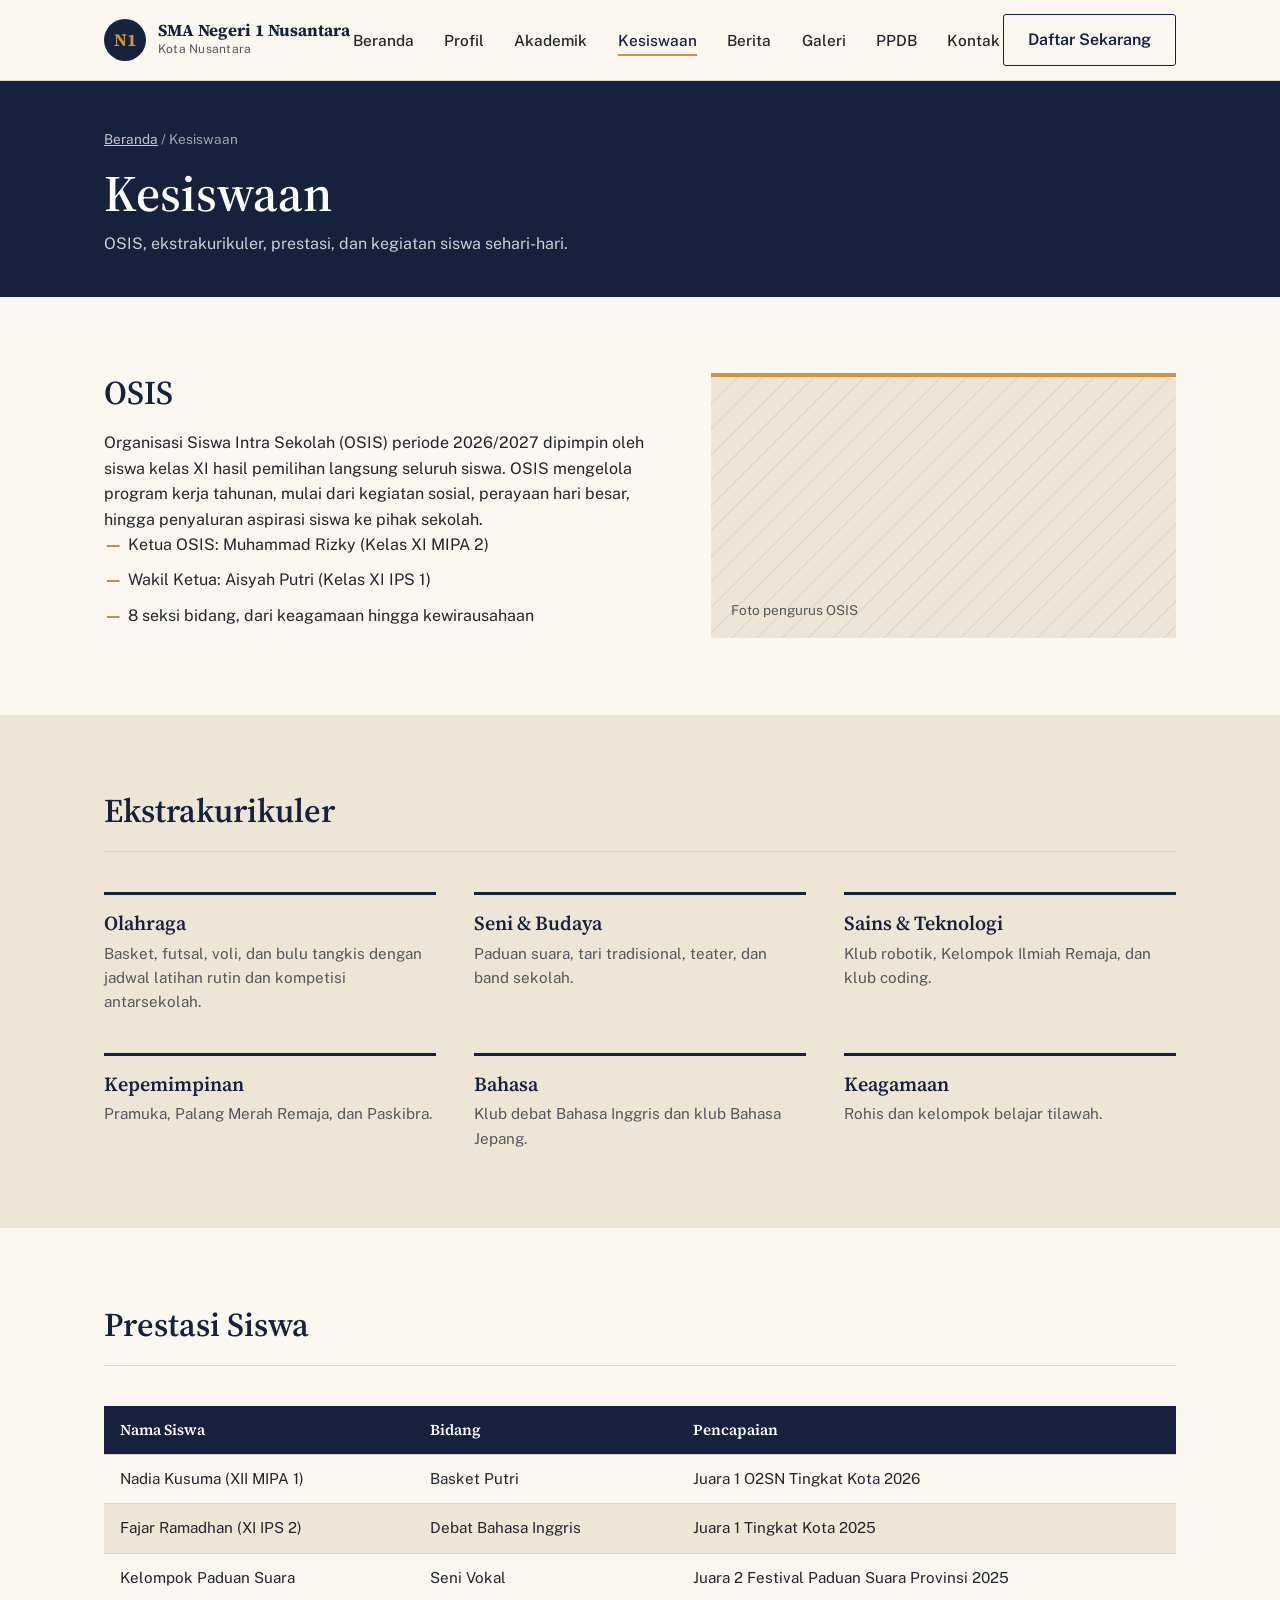
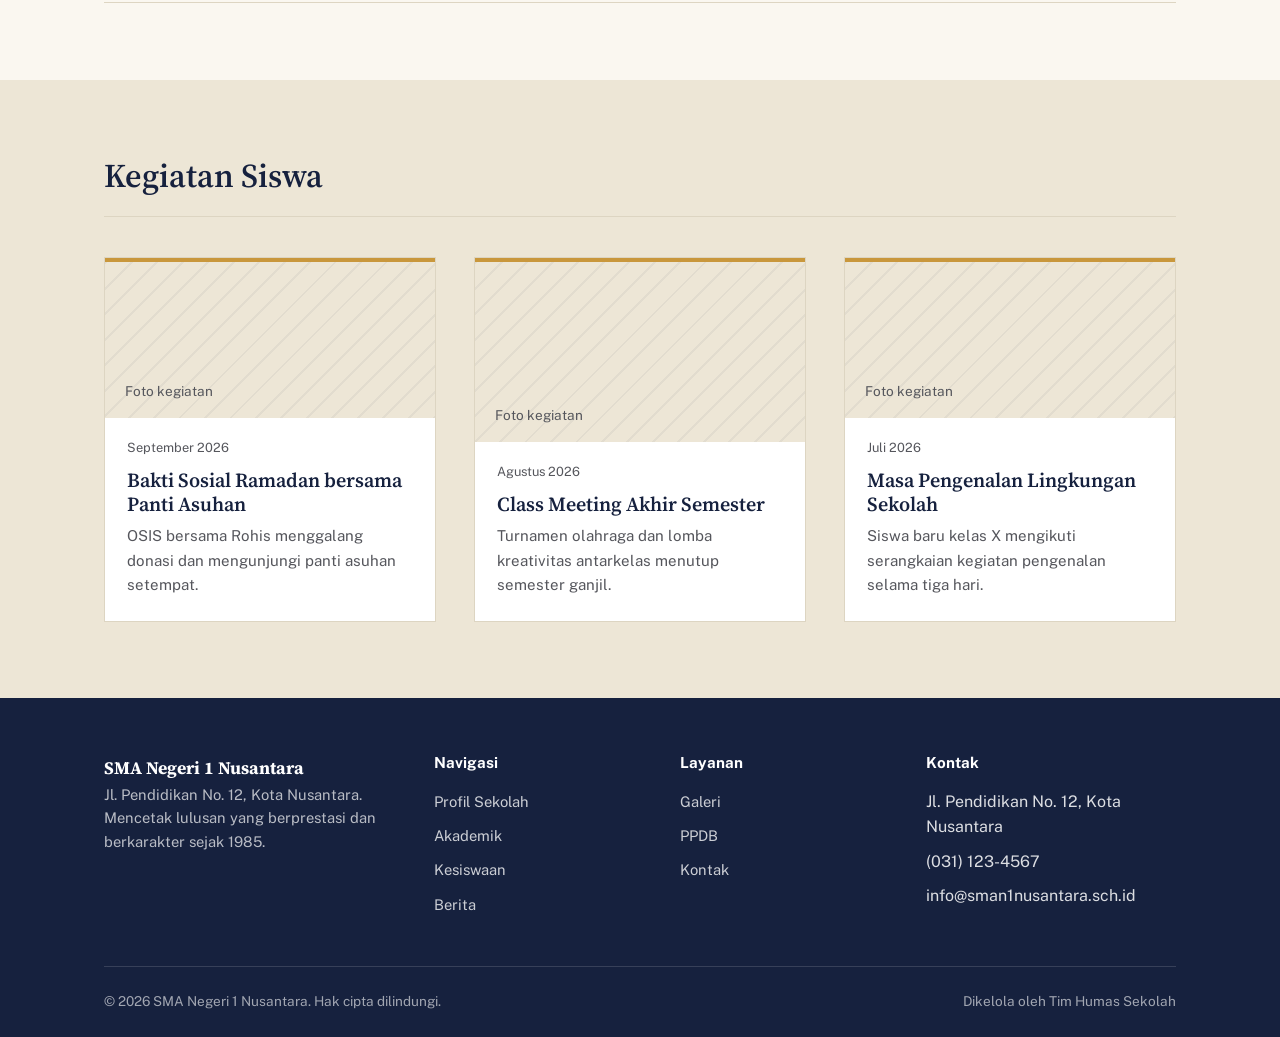
<file: pages/kesiswaan.html>
<!DOCTYPE html>
<html lang="id">
<head>
<meta charset="UTF-8">
<meta name="viewport" content="width=device-width, initial-scale=1.0">
<title>Kesiswaan — SMA Negeri 1 Nusantara</title>
<link rel="stylesheet" href="../assets/css/style.css">
</head>
<body data-page="kesiswaan">

<header class="site-header">
  <div class="container">
    <a class="brand" href="../index.html">
      <span class="brand-mark">N1</span>
      <span class="brand-text">
        <strong>SMA Negeri 1 Nusantara</strong>
        <span>Kota Nusantara</span>
      </span>
    </a>

    <nav class="main-nav" aria-label="Navigasi utama">
      <ul>
        <li><a href="../index.html">Beranda</a></li>
        <li><a href="profil.html">Profil</a></li>
        <li><a href="akademik.html">Akademik</a></li>
        <li><a href="kesiswaan.html" class="is-active" aria-current="page">Kesiswaan</a></li>
        <li><a href="berita.html">Berita</a></li>
        <li><a href="galeri.html">Galeri</a></li>
        <li><a href="ppdb.html">PPDB</a></li>
        <li><a href="kontak.html">Kontak</a></li>
      </ul>
    </nav>

    <div class="nav-cta">
      <a class="btn btn--ghost" href="ppdb.html">Daftar Sekarang</a>
      <button class="nav-toggle" aria-label="Buka menu" aria-expanded="false"></button>
    </div>
  </div>
</header>

<main>

  <header class="page-header">
    <div class="container">
      <div class="breadcrumb"><a href="../index.html">Beranda</a> / Kesiswaan</div>
      <h1>Kesiswaan</h1>
      <p>OSIS, ekstrakurikuler, prestasi, dan kegiatan siswa sehari-hari.</p>
    </div>
  </header>

  <section class="section">
    <div class="container two-col">
      <div>
        <h2>OSIS</h2>
        <p>Organisasi Siswa Intra Sekolah (OSIS) periode 2026/2027 dipimpin oleh siswa kelas XI hasil pemilihan langsung seluruh siswa. OSIS mengelola program kerja tahunan, mulai dari kegiatan sosial, perayaan hari besar, hingga penyaluran aspirasi siswa ke pihak sekolah.</p>
        <ul class="list-check">
          <li>Ketua OSIS: Muhammad Rizky (Kelas XI MIPA 2)</li>
          <li>Wakil Ketua: Aisyah Putri (Kelas XI IPS 1)</li>
          <li>8 seksi bidang, dari keagamaan hingga kewirausahaan</li>
        </ul>
      </div>
      <div class="img-placeholder">Foto pengurus OSIS</div>
    </div>
  </section>

  <section class="section section--alt">
    <div class="container">
      <div class="section-head"><div><h2>Ekstrakurikuler</h2></div></div>
      <div class="feature-grid">
        <div class="feature-item"><h3>Olahraga</h3><p>Basket, futsal, voli, dan bulu tangkis dengan jadwal latihan rutin dan kompetisi antarsekolah.</p></div>
        <div class="feature-item"><h3>Seni & Budaya</h3><p>Paduan suara, tari tradisional, teater, dan band sekolah.</p></div>
        <div class="feature-item"><h3>Sains & Teknologi</h3><p>Klub robotik, Kelompok Ilmiah Remaja, dan klub coding.</p></div>
        <div class="feature-item"><h3>Kepemimpinan</h3><p>Pramuka, Palang Merah Remaja, dan Paskibra.</p></div>
        <div class="feature-item"><h3>Bahasa</h3><p>Klub debat Bahasa Inggris dan klub Bahasa Jepang.</p></div>
        <div class="feature-item"><h3>Keagamaan</h3><p>Rohis dan kelompok belajar tilawah.</p></div>
      </div>
    </div>
  </section>

  <section class="section">
    <div class="container">
      <div class="section-head"><div><h2>Prestasi Siswa</h2></div></div>
      <div class="table-wrap">
        <table>
          <thead><tr><th>Nama Siswa</th><th>Bidang</th><th>Pencapaian</th></tr></thead>
          <tbody>
            <tr><td>Nadia Kusuma (XII MIPA 1)</td><td>Basket Putri</td><td>Juara 1 O2SN Tingkat Kota 2026</td></tr>
            <tr><td>Fajar Ramadhan (XI IPS 2)</td><td>Debat Bahasa Inggris</td><td>Juara 1 Tingkat Kota 2025</td></tr>
            <tr><td>Kelompok Paduan Suara</td><td>Seni Vokal</td><td>Juara 2 Festival Paduan Suara Provinsi 2025</td></tr>
          </tbody>
        </table>
      </div>
    </div>
  </section>

  <section class="section section--alt">
    <div class="container">
      <div class="section-head"><div><h2>Kegiatan Siswa</h2></div></div>
      <div class="news-grid">
        <article class="news-card">
          <div class="img-placeholder">Foto kegiatan</div>
          <div class="news-body">
            <div class="news-meta"><span>September 2026</span></div>
            <h3>Bakti Sosial Ramadan bersama Panti Asuhan</h3>
            <p class="news-excerpt">OSIS bersama Rohis menggalang donasi dan mengunjungi panti asuhan setempat.</p>
          </div>
        </article>
        <article class="news-card">
          <div class="img-placeholder">Foto kegiatan</div>
          <div class="news-body">
            <div class="news-meta"><span>Agustus 2026</span></div>
            <h3>Class Meeting Akhir Semester</h3>
            <p class="news-excerpt">Turnamen olahraga dan lomba kreativitas antarkelas menutup semester ganjil.</p>
          </div>
        </article>
        <article class="news-card">
          <div class="img-placeholder">Foto kegiatan</div>
          <div class="news-body">
            <div class="news-meta"><span>Juli 2026</span></div>
            <h3>Masa Pengenalan Lingkungan Sekolah</h3>
            <p class="news-excerpt">Siswa baru kelas X mengikuti serangkaian kegiatan pengenalan selama tiga hari.</p>
          </div>
        </article>
      </div>
    </div>
  </section>

</main>

<footer class="site-footer">
  <div class="container">
    <div class="footer-grid">
      <div class="footer-brand">
        <strong style="color:#fff;font-family:'Source Serif 4',serif;font-size:1.1rem;">SMA Negeri 1 Nusantara</strong>
        <p>Jl. Pendidikan No. 12, Kota Nusantara. Mencetak lulusan yang berprestasi dan berkarakter sejak 1985.</p>
      </div>
      <div>
        <h4>Navigasi</h4>
        <ul>
          <li><a href="profil.html">Profil Sekolah</a></li>
          <li><a href="akademik.html">Akademik</a></li>
          <li><a href="kesiswaan.html">Kesiswaan</a></li>
          <li><a href="berita.html">Berita</a></li>
        </ul>
      </div>
      <div>
        <h4>Layanan</h4>
        <ul>
          <li><a href="galeri.html">Galeri</a></li>
          <li><a href="ppdb.html">PPDB</a></li>
          <li><a href="kontak.html">Kontak</a></li>
        </ul>
      </div>
      <div>
        <h4>Kontak</h4>
        <ul>
          <li>Jl. Pendidikan No. 12, Kota Nusantara</li>
          <li>(031) 123-4567</li>
          <li>info@sman1nusantara.sch.id</li>
        </ul>
      </div>
    </div>
    <div class="footer-bottom">
      <span>&copy; 2026 SMA Negeri 1 Nusantara. Hak cipta dilindungi.</span>
      <span>Dikelola oleh Tim Humas Sekolah</span>
    </div>
  </div>
</footer>

<script src="../assets/js/app.js"></script>
</body>
</html>
</file>
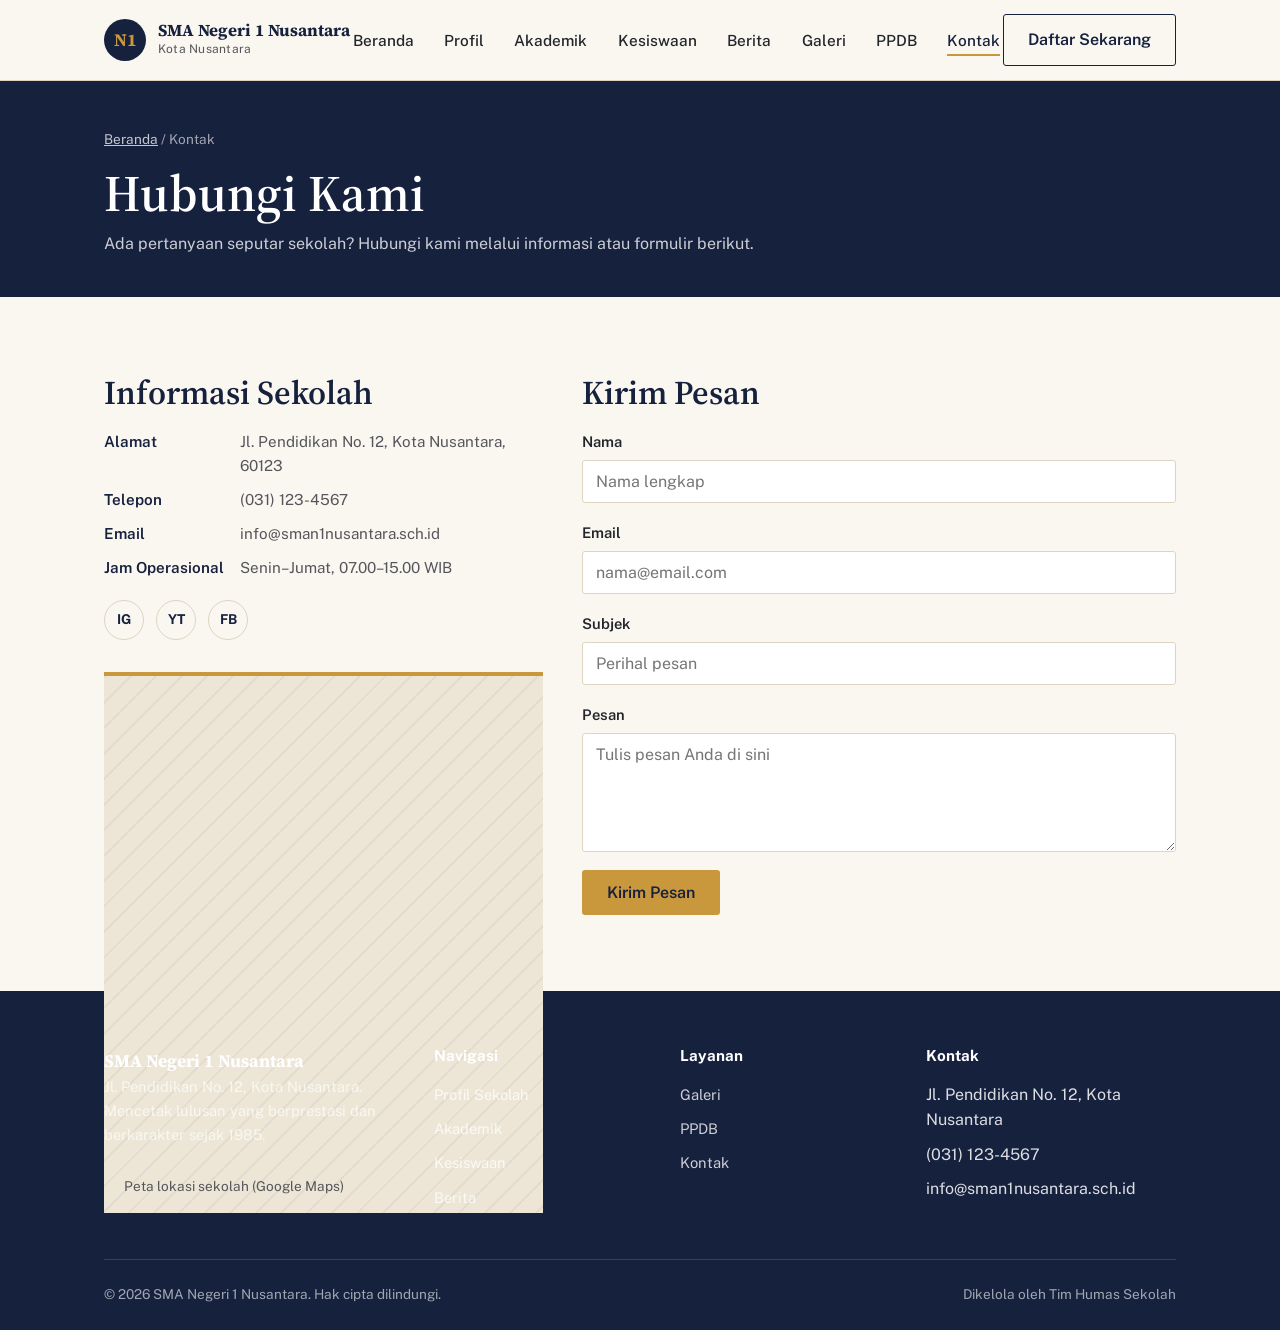
<file: pages/kontak.html>
<!DOCTYPE html>
<html lang="id">
<head>
<meta charset="UTF-8">
<meta name="viewport" content="width=device-width, initial-scale=1.0">
<title>Kontak — SMA Negeri 1 Nusantara</title>
<link rel="stylesheet" href="../assets/css/style.css">
</head>
<body data-page="kontak">

<header class="site-header">
  <div class="container">
    <a class="brand" href="../index.html">
      <span class="brand-mark">N1</span>
      <span class="brand-text">
        <strong>SMA Negeri 1 Nusantara</strong>
        <span>Kota Nusantara</span>
      </span>
    </a>

    <nav class="main-nav" aria-label="Navigasi utama">
      <ul>
        <li><a href="../index.html">Beranda</a></li>
        <li><a href="profil.html">Profil</a></li>
        <li><a href="akademik.html">Akademik</a></li>
        <li><a href="kesiswaan.html">Kesiswaan</a></li>
        <li><a href="berita.html">Berita</a></li>
        <li><a href="galeri.html">Galeri</a></li>
        <li><a href="ppdb.html">PPDB</a></li>
        <li><a href="kontak.html" class="is-active" aria-current="page">Kontak</a></li>
      </ul>
    </nav>

    <div class="nav-cta">
      <a class="btn btn--ghost" href="ppdb.html">Daftar Sekarang</a>
      <button class="nav-toggle" aria-label="Buka menu" aria-expanded="false"></button>
    </div>
  </div>
</header>

<main>

  <header class="page-header">
    <div class="container">
      <div class="breadcrumb"><a href="../index.html">Beranda</a> / Kontak</div>
      <h1>Hubungi Kami</h1>
      <p>Ada pertanyaan seputar sekolah? Hubungi kami melalui informasi atau formulir berikut.</p>
    </div>
  </header>

  <section class="section">
    <div class="container contact-layout">

      <div class="contact-info">
        <h2>Informasi Sekolah</h2>
        <dl>
          <dt>Alamat</dt><dd>Jl. Pendidikan No. 12, Kota Nusantara, 60123</dd>
          <dt>Telepon</dt><dd>(031) 123-4567</dd>
          <dt>Email</dt><dd>info@sman1nusantara.sch.id</dd>
          <dt>Jam Operasional</dt><dd>Senin–Jumat, 07.00–15.00 WIB</dd>
        </dl>

        <div class="social-links" aria-label="Media sosial sekolah">
          <a href="#" aria-label="Instagram">IG</a>
          <a href="#" aria-label="YouTube">YT</a>
          <a href="#" aria-label="Facebook">FB</a>
        </div>

        <div class="img-placeholder" style="margin-top:2rem;min-height:220px;">Peta lokasi sekolah (Google Maps)</div>
      </div>

      <div>
        <h2>Kirim Pesan</h2>
        <form class="form-grid" data-contact-form novalidate>
          <div class="form-row">
            <label for="nama">Nama</label>
            <input type="text" id="nama" name="nama" placeholder="Nama lengkap" required>
            <span class="field-error">Nama wajib diisi.</span>
          </div>
          <div class="form-row">
            <label for="email">Email</label>
            <input type="email" id="email" name="email" placeholder="nama@email.com" required>
            <span class="field-error">Masukkan alamat email yang valid.</span>
          </div>
          <div class="form-row">
            <label for="subjek">Subjek</label>
            <input type="text" id="subjek" name="subjek" placeholder="Perihal pesan" required>
            <span class="field-error">Subjek wajib diisi.</span>
          </div>
          <div class="form-row">
            <label for="pesan">Pesan</label>
            <textarea id="pesan" name="pesan" rows="5" placeholder="Tulis pesan Anda di sini" required></textarea>
            <span class="field-error">Pesan wajib diisi.</span>
          </div>
          <div>
            <button type="submit" class="btn btn--primary">Kirim Pesan</button>
          </div>
          <div class="form-status" role="status"></div>
        </form>
      </div>

    </div>
  </section>

</main>

<footer class="site-footer">
  <div class="container">
    <div class="footer-grid">
      <div class="footer-brand">
        <strong style="color:#fff;font-family:'Source Serif 4',serif;font-size:1.1rem;">SMA Negeri 1 Nusantara</strong>
        <p>Jl. Pendidikan No. 12, Kota Nusantara. Mencetak lulusan yang berprestasi dan berkarakter sejak 1985.</p>
      </div>
      <div>
        <h4>Navigasi</h4>
        <ul>
          <li><a href="profil.html">Profil Sekolah</a></li>
          <li><a href="akademik.html">Akademik</a></li>
          <li><a href="kesiswaan.html">Kesiswaan</a></li>
          <li><a href="berita.html">Berita</a></li>
        </ul>
      </div>
      <div>
        <h4>Layanan</h4>
        <ul>
          <li><a href="galeri.html">Galeri</a></li>
          <li><a href="ppdb.html">PPDB</a></li>
          <li><a href="kontak.html">Kontak</a></li>
        </ul>
      </div>
      <div>
        <h4>Kontak</h4>
        <ul>
          <li>Jl. Pendidikan No. 12, Kota Nusantara</li>
          <li>(031) 123-4567</li>
          <li>info@sman1nusantara.sch.id</li>
        </ul>
      </div>
    </div>
    <div class="footer-bottom">
      <span>&copy; 2026 SMA Negeri 1 Nusantara. Hak cipta dilindungi.</span>
      <span>Dikelola oleh Tim Humas Sekolah</span>
    </div>
  </div>
</footer>

<script src="../assets/js/app.js"></script>
</body>
</html>
</file>
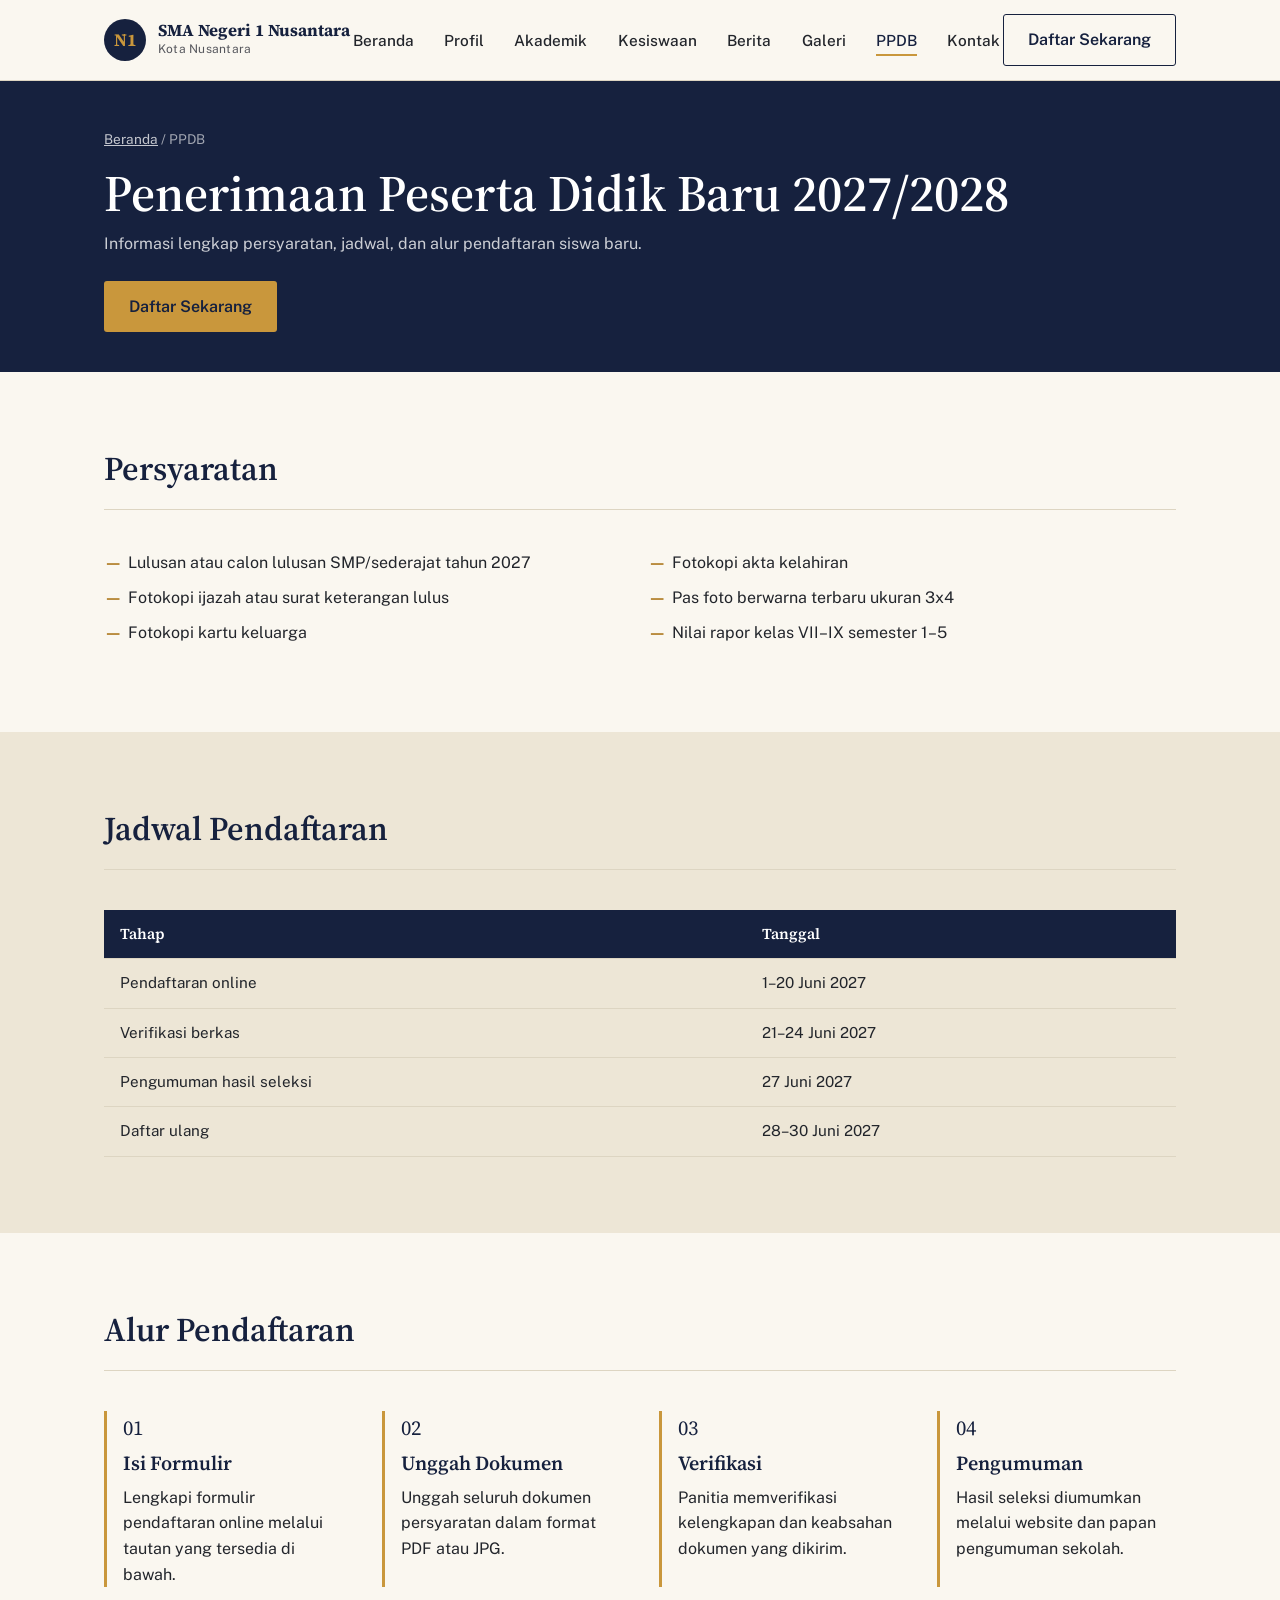
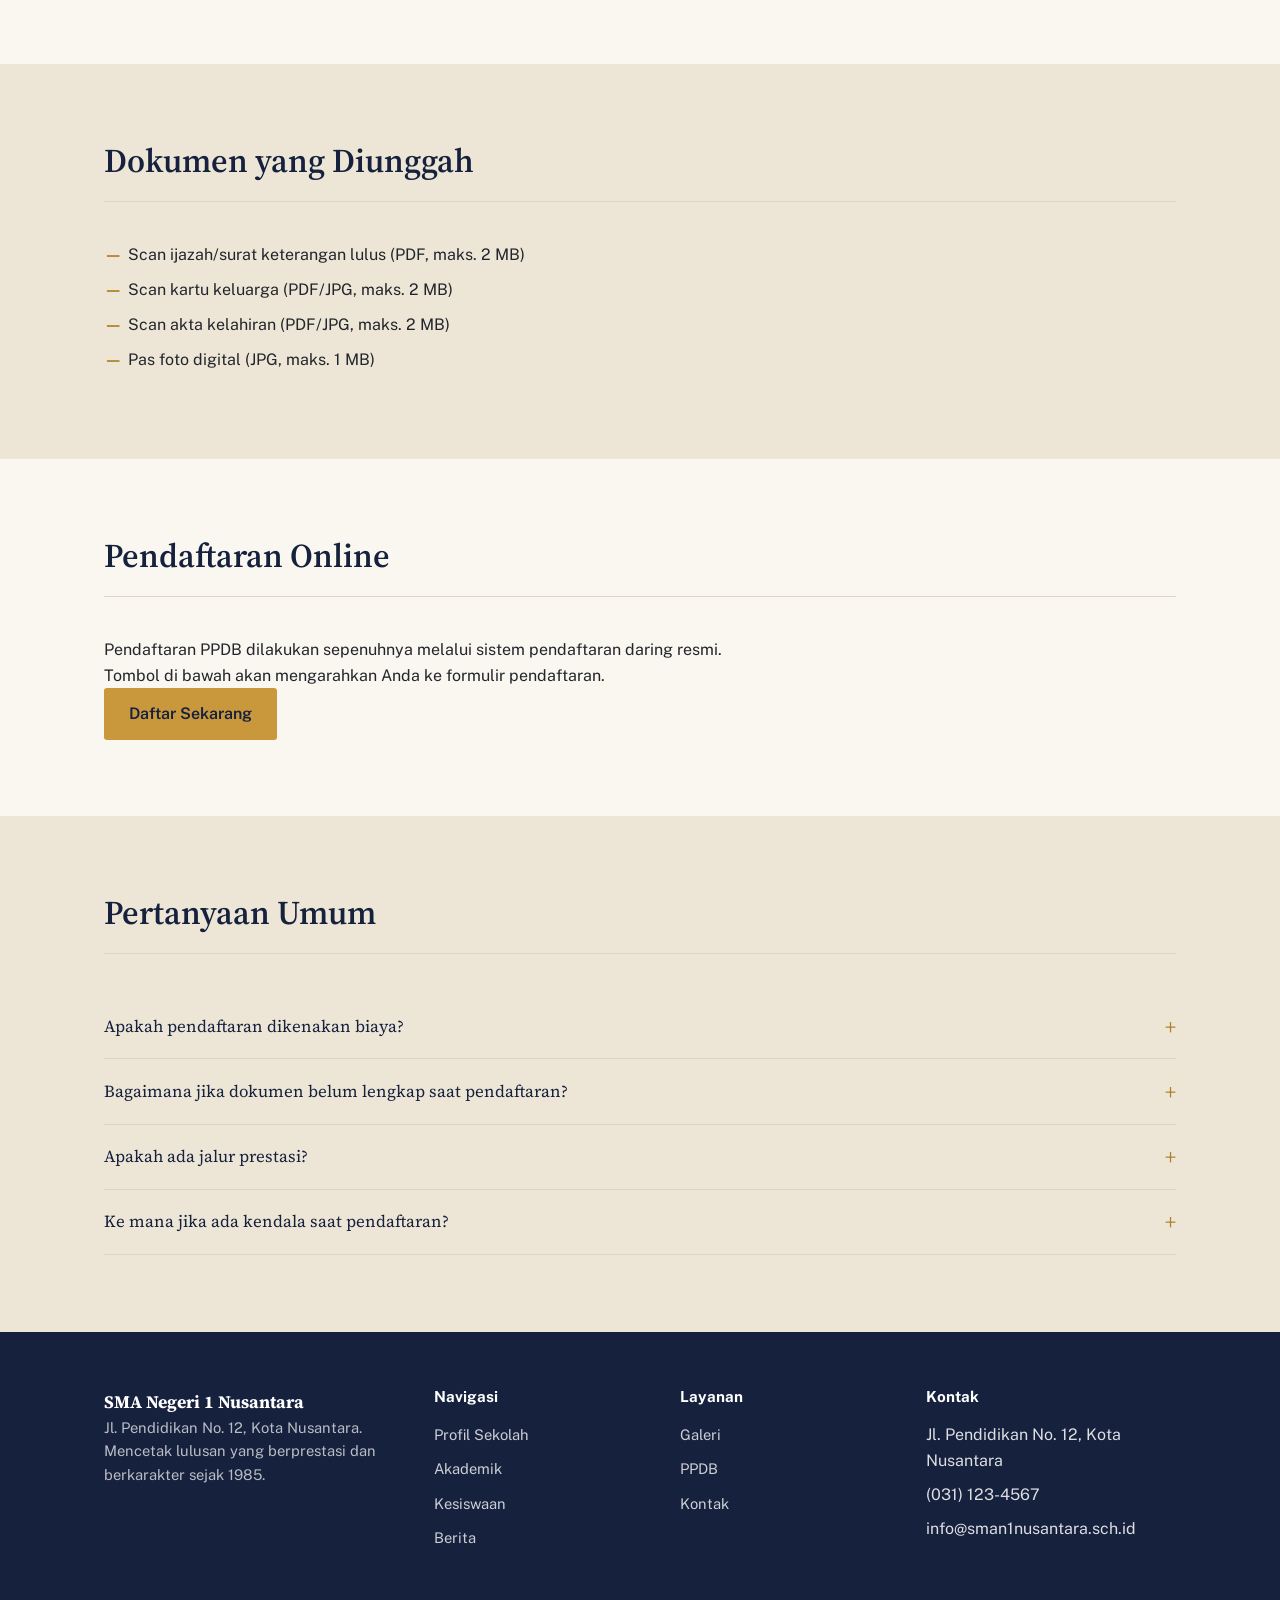
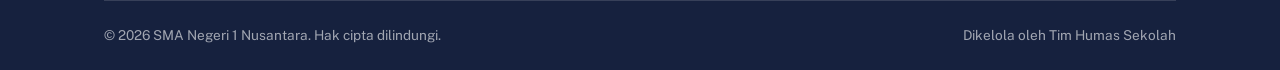
<file: pages/ppdb.html>
<!DOCTYPE html>
<html lang="id">
<head>
<meta charset="UTF-8">
<meta name="viewport" content="width=device-width, initial-scale=1.0">
<title>PPDB — SMA Negeri 1 Nusantara</title>
<link rel="stylesheet" href="../assets/css/style.css">
</head>
<body data-page="ppdb">

<header class="site-header">
  <div class="container">
    <a class="brand" href="../index.html">
      <span class="brand-mark">N1</span>
      <span class="brand-text">
        <strong>SMA Negeri 1 Nusantara</strong>
        <span>Kota Nusantara</span>
      </span>
    </a>

    <nav class="main-nav" aria-label="Navigasi utama">
      <ul>
        <li><a href="../index.html">Beranda</a></li>
        <li><a href="profil.html">Profil</a></li>
        <li><a href="akademik.html">Akademik</a></li>
        <li><a href="kesiswaan.html">Kesiswaan</a></li>
        <li><a href="berita.html">Berita</a></li>
        <li><a href="galeri.html">Galeri</a></li>
        <li><a href="ppdb.html" class="is-active" aria-current="page">PPDB</a></li>
        <li><a href="kontak.html">Kontak</a></li>
      </ul>
    </nav>

    <div class="nav-cta">
      <a class="btn btn--ghost" href="ppdb.html">Daftar Sekarang</a>
      <button class="nav-toggle" aria-label="Buka menu" aria-expanded="false"></button>
    </div>
  </div>
</header>

<main>

  <header class="page-header">
    <div class="container">
      <div class="breadcrumb"><a href="../index.html">Beranda</a> / PPDB</div>
      <h1>Penerimaan Peserta Didik Baru 2027/2028</h1>
      <p>Informasi lengkap persyaratan, jadwal, dan alur pendaftaran siswa baru.</p>
      <div class="hero-actions" style="margin-top:1.5rem;">
        <a class="btn btn--primary" href="#form-pendaftaran">Daftar Sekarang</a>
      </div>
    </div>
  </header>

  <section class="section">
    <div class="container">
      <div class="section-head"><div><h2>Persyaratan</h2></div></div>
      <ul class="list-check" style="columns:2;max-width:none;">
        <li>Lulusan atau calon lulusan SMP/sederajat tahun 2027</li>
        <li>Fotokopi ijazah atau surat keterangan lulus</li>
        <li>Fotokopi kartu keluarga</li>
        <li>Fotokopi akta kelahiran</li>
        <li>Pas foto berwarna terbaru ukuran 3x4</li>
        <li>Nilai rapor kelas VII–IX semester 1–5</li>
      </ul>
    </div>
  </section>

  <section class="section section--alt">
    <div class="container">
      <div class="section-head"><div><h2>Jadwal Pendaftaran</h2></div></div>
      <div class="table-wrap">
        <table>
          <thead><tr><th>Tahap</th><th>Tanggal</th></tr></thead>
          <tbody>
            <tr><td>Pendaftaran online</td><td>1–20 Juni 2027</td></tr>
            <tr><td>Verifikasi berkas</td><td>21–24 Juni 2027</td></tr>
            <tr><td>Pengumuman hasil seleksi</td><td>27 Juni 2027</td></tr>
            <tr><td>Daftar ulang</td><td>28–30 Juni 2027</td></tr>
          </tbody>
        </table>
      </div>
    </div>
  </section>

  <section class="section">
    <div class="container">
      <div class="section-head"><div><h2>Alur Pendaftaran</h2></div></div>
      <div class="steps">
        <div class="step"><h3>Isi Formulir</h3><p>Lengkapi formulir pendaftaran online melalui tautan yang tersedia di bawah.</p></div>
        <div class="step"><h3>Unggah Dokumen</h3><p>Unggah seluruh dokumen persyaratan dalam format PDF atau JPG.</p></div>
        <div class="step"><h3>Verifikasi</h3><p>Panitia memverifikasi kelengkapan dan keabsahan dokumen yang dikirim.</p></div>
        <div class="step"><h3>Pengumuman</h3><p>Hasil seleksi diumumkan melalui website dan papan pengumuman sekolah.</p></div>
      </div>
    </div>
  </section>

  <section class="section section--alt">
    <div class="container">
      <div class="section-head"><div><h2>Dokumen yang Diunggah</h2></div></div>
      <ul class="list-check">
        <li>Scan ijazah/surat keterangan lulus (PDF, maks. 2 MB)</li>
        <li>Scan kartu keluarga (PDF/JPG, maks. 2 MB)</li>
        <li>Scan akta kelahiran (PDF/JPG, maks. 2 MB)</li>
        <li>Pas foto digital (JPG, maks. 1 MB)</li>
      </ul>
    </div>
  </section>

  <section class="section" id="form-pendaftaran">
    <div class="container">
      <div class="section-head"><div><h2>Pendaftaran Online</h2></div></div>
      <p>Pendaftaran PPDB dilakukan sepenuhnya melalui sistem pendaftaran daring resmi. Tombol di bawah akan mengarahkan Anda ke formulir pendaftaran.</p>
      <a class="btn btn--primary" href="#" onclick="alert('Tautan pendaftaran akan diaktifkan saat periode PPDB dibuka.'); return false;">Daftar Sekarang</a>
    </div>
  </section>

  <section class="section section--alt">
    <div class="container">
      <div class="section-head"><div><h2>Pertanyaan Umum</h2></div></div>

      <div class="faq-item">
        <button class="faq-question">Apakah pendaftaran dikenakan biaya?<span class="faq-icon">+</span></button>
        <div class="faq-answer"><p>Tidak. Pendaftaran PPDB di SMA Negeri 1 Nusantara tidak dipungut biaya apa pun.</p></div>
      </div>
      <div class="faq-item">
        <button class="faq-question">Bagaimana jika dokumen belum lengkap saat pendaftaran?<span class="faq-icon">+</span></button>
        <div class="faq-answer"><p>Calon siswa tetap dapat mendaftar, namun dokumen wajib dilengkapi paling lambat sebelum tahap verifikasi berakhir.</p></div>
      </div>
      <div class="faq-item">
        <button class="faq-question">Apakah ada jalur prestasi?<span class="faq-icon">+</span></button>
        <div class="faq-answer"><p>Ada. Calon siswa dengan prestasi akademik atau non-akademik tingkat kota/provinsi dapat mendaftar melalui jalur prestasi dengan melampirkan sertifikat pendukung.</p></div>
      </div>
      <div class="faq-item">
        <button class="faq-question">Ke mana jika ada kendala saat pendaftaran?<span class="faq-icon">+</span></button>
        <div class="faq-answer"><p>Hubungi panitia PPDB melalui halaman Kontak atau datang langsung ke sekolah pada jam operasional.</p></div>
      </div>

    </div>
  </section>

</main>

<footer class="site-footer">
  <div class="container">
    <div class="footer-grid">
      <div class="footer-brand">
        <strong style="color:#fff;font-family:'Source Serif 4',serif;font-size:1.1rem;">SMA Negeri 1 Nusantara</strong>
        <p>Jl. Pendidikan No. 12, Kota Nusantara. Mencetak lulusan yang berprestasi dan berkarakter sejak 1985.</p>
      </div>
      <div>
        <h4>Navigasi</h4>
        <ul>
          <li><a href="profil.html">Profil Sekolah</a></li>
          <li><a href="akademik.html">Akademik</a></li>
          <li><a href="kesiswaan.html">Kesiswaan</a></li>
          <li><a href="berita.html">Berita</a></li>
        </ul>
      </div>
      <div>
        <h4>Layanan</h4>
        <ul>
          <li><a href="galeri.html">Galeri</a></li>
          <li><a href="ppdb.html">PPDB</a></li>
          <li><a href="kontak.html">Kontak</a></li>
        </ul>
      </div>
      <div>
        <h4>Kontak</h4>
        <ul>
          <li>Jl. Pendidikan No. 12, Kota Nusantara</li>
          <li>(031) 123-4567</li>
          <li>info@sman1nusantara.sch.id</li>
        </ul>
      </div>
    </div>
    <div class="footer-bottom">
      <span>&copy; 2026 SMA Negeri 1 Nusantara. Hak cipta dilindungi.</span>
      <span>Dikelola oleh Tim Humas Sekolah</span>
    </div>
  </div>
</footer>

<script src="../assets/js/app.js"></script>
</body>
</html>
</file>
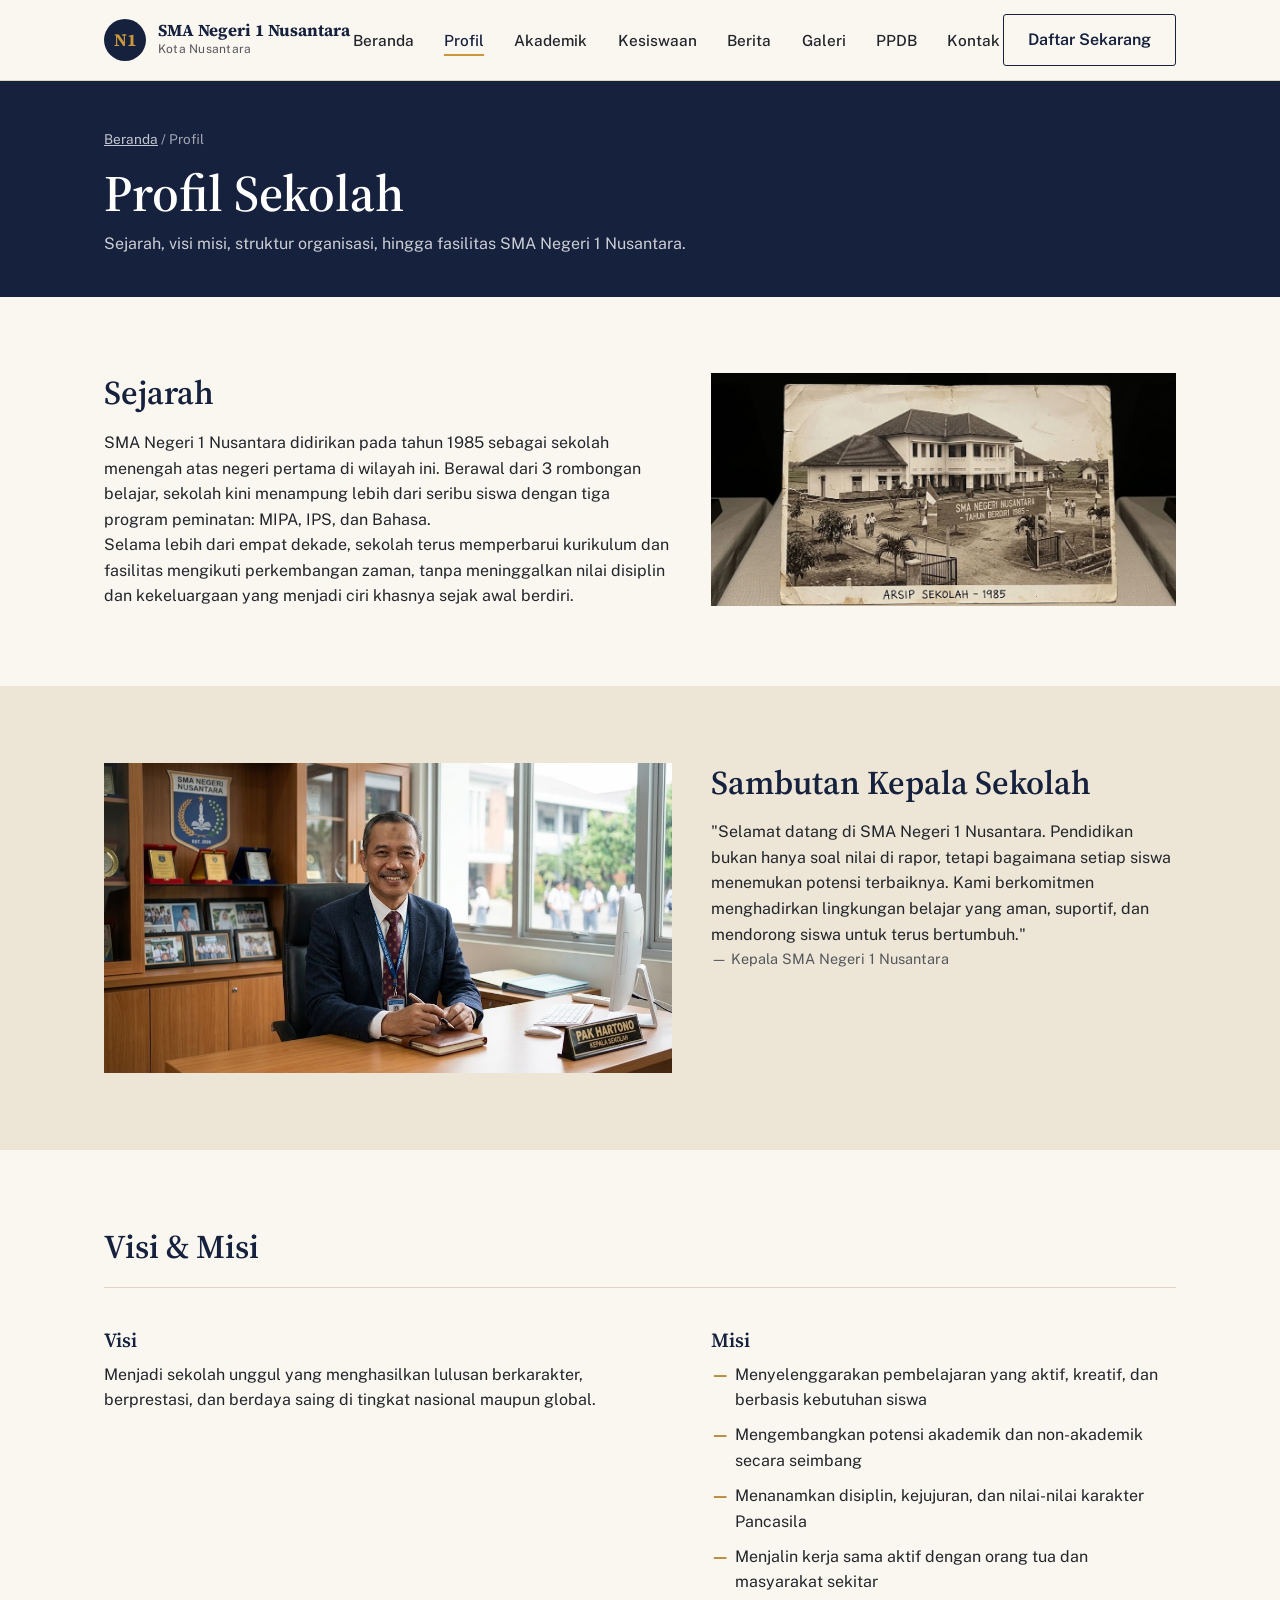
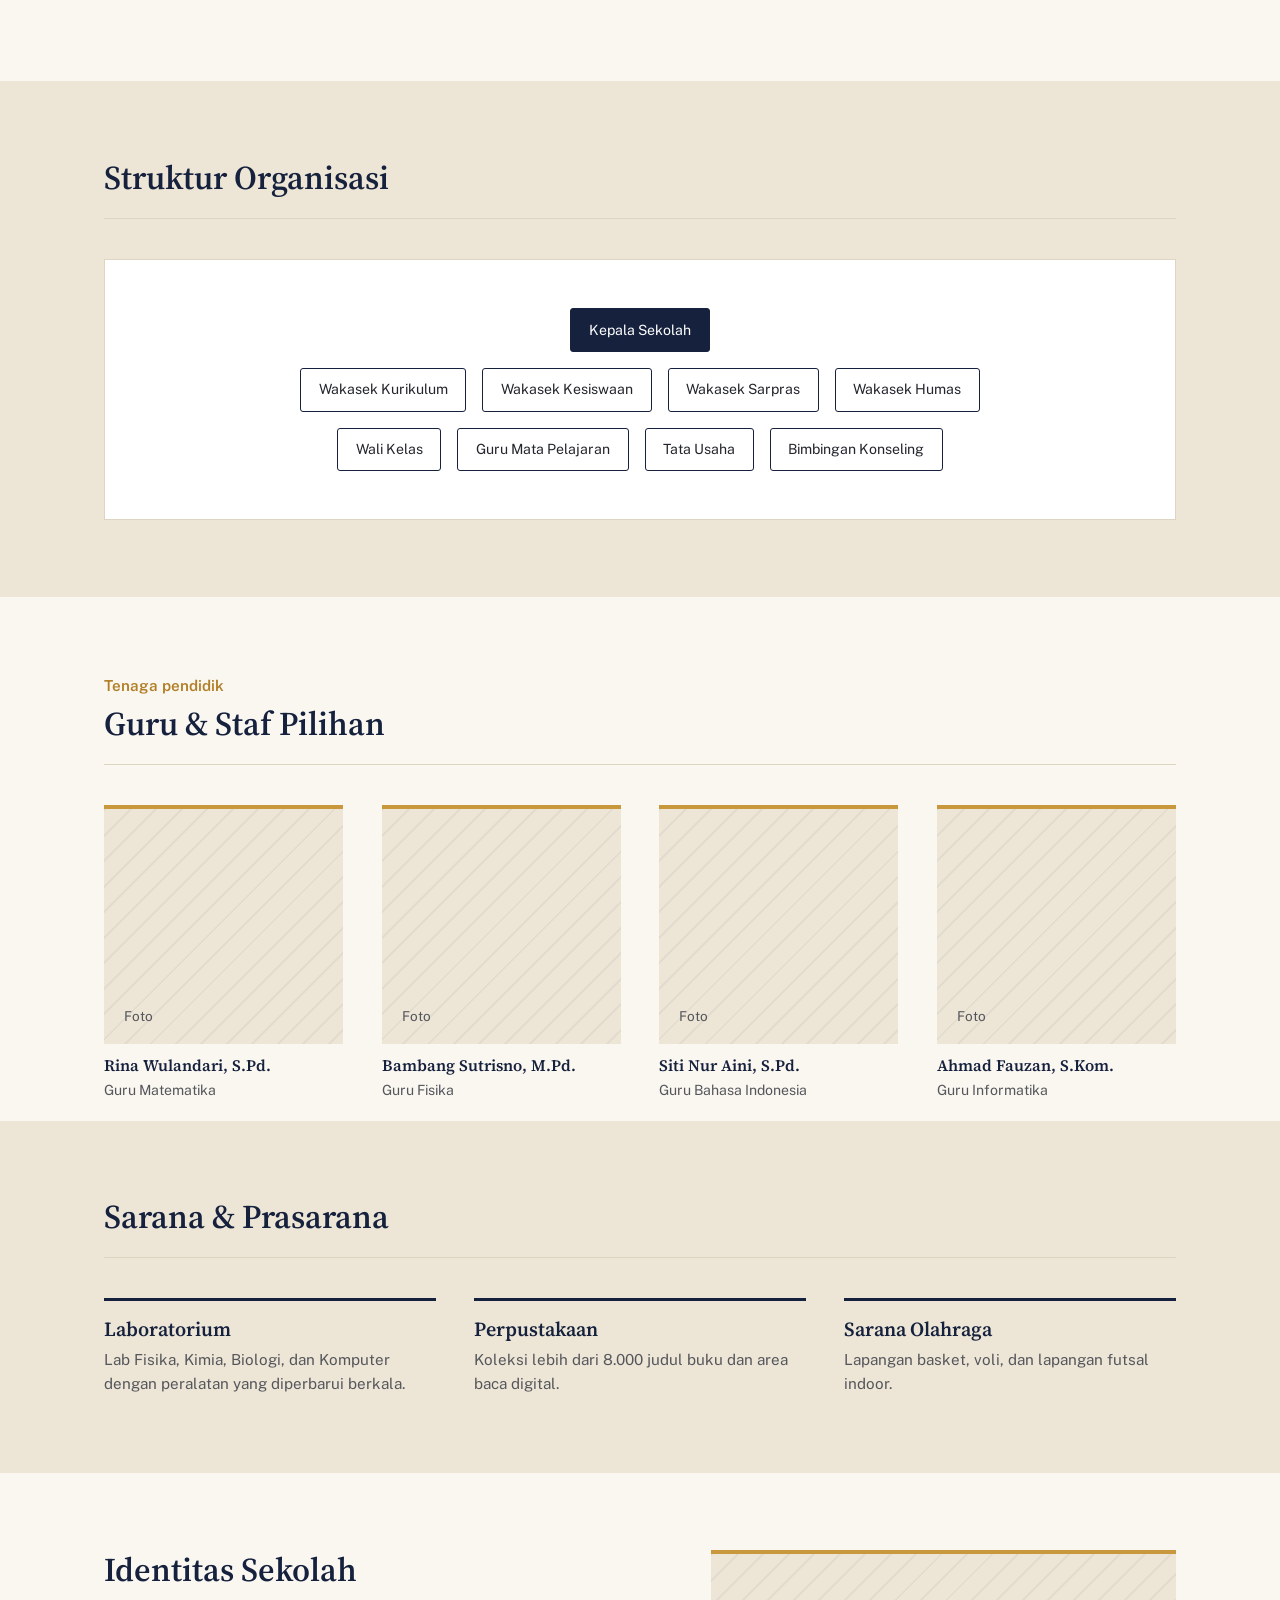
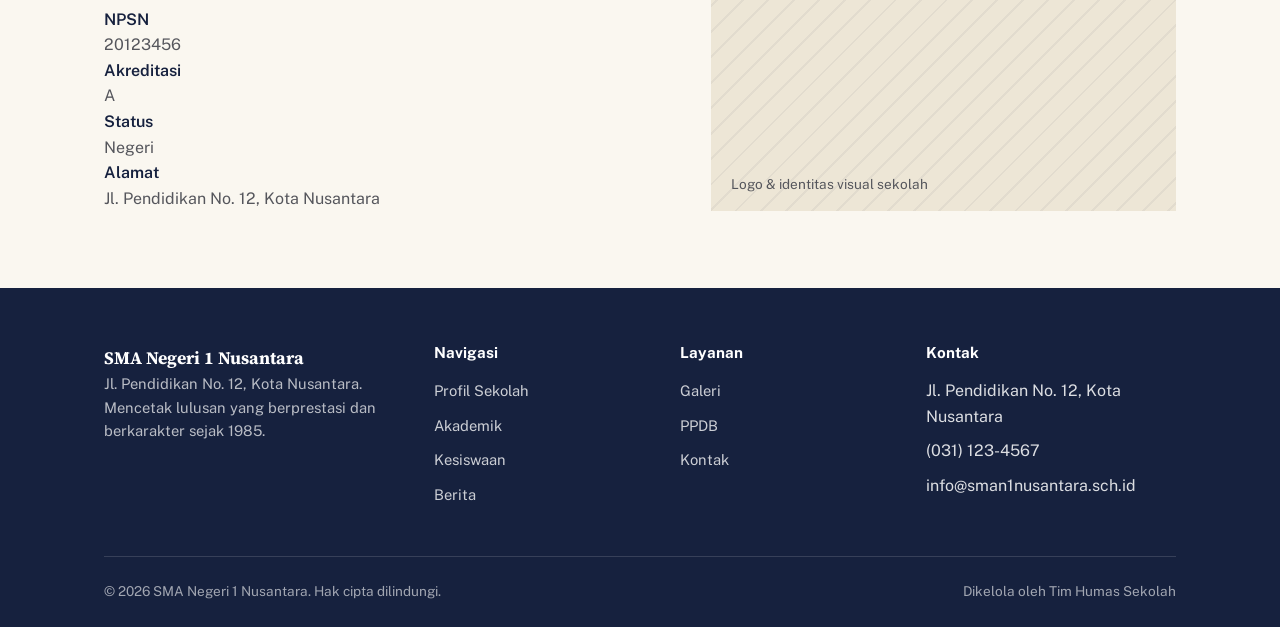
<file: pages/profil.html>
<!DOCTYPE html>
<html lang="id">
<head>
<meta charset="UTF-8">
<meta name="viewport" content="width=device-width, initial-scale=1.0">
<title>Profil Sekolah — SMA Negeri 1 Nusantara</title>
<link rel="stylesheet" href="../assets/css/style.css">
</head>
<body data-page="profil">

<header class="site-header">
  <div class="container">
    <a class="brand" href="../index.html">
      <span class="brand-mark">N1</span>
      <span class="brand-text">
        <strong>SMA Negeri 1 Nusantara</strong>
        <span>Kota Nusantara</span>
      </span>
    </a>

    <nav class="main-nav" aria-label="Navigasi utama">
      <ul>
        <li><a href="../index.html">Beranda</a></li>
        <li><a href="profil.html" class="is-active" aria-current="page">Profil</a></li>
        <li><a href="akademik.html">Akademik</a></li>
        <li><a href="kesiswaan.html">Kesiswaan</a></li>
        <li><a href="berita.html">Berita</a></li>
        <li><a href="galeri.html">Galeri</a></li>
        <li><a href="ppdb.html">PPDB</a></li>
        <li><a href="kontak.html">Kontak</a></li>
      </ul>
    </nav>

    <div class="nav-cta">
      <a class="btn btn--ghost" href="ppdb.html">Daftar Sekarang</a>
      <button class="nav-toggle" aria-label="Buka menu" aria-expanded="false"></button>
    </div>
  </div>
</header>

<main>

  <header class="page-header">
    <div class="container">
      <div class="breadcrumb"><a href="../index.html">Beranda</a> / Profil</div>
      <h1>Profil Sekolah</h1>
      <p>Sejarah, visi misi, struktur organisasi, hingga fasilitas SMA Negeri 1 Nusantara.</p>
    </div>
  </header>

  <section class="section">
    <div class="container two-col">
      <div>
        <h2>Sejarah</h2>
        <p>SMA Negeri 1 Nusantara didirikan pada tahun 1985 sebagai sekolah menengah atas negeri pertama di wilayah ini. Berawal dari 3 rombongan belajar, sekolah kini menampung lebih dari seribu siswa dengan tiga program peminatan: MIPA, IPS, dan Bahasa.</p>
        <p>Selama lebih dari empat dekade, sekolah terus memperbarui kurikulum dan fasilitas mengikuti perkembangan zaman, tanpa meninggalkan nilai disiplin dan kekeluargaan yang menjadi ciri khasnya sejak awal berdiri.</p>
      </div>
      <img src="../assets/images/foto arsip tahun bediri sekolah.jpg">
    </div>
  </section>

  <section class="section section--alt">
    <div class="container two-col">
      <img src="../assets/images/foto kepala sekolah.jpg">
      <div>
        <h2>Sambutan Kepala Sekolah</h2>
        <p>"Selamat datang di SMA Negeri 1 Nusantara. Pendidikan bukan hanya soal nilai di rapor, tetapi bagaimana setiap siswa menemukan potensi terbaiknya. Kami berkomitmen menghadirkan lingkungan belajar yang aman, suportif, dan mendorong siswa untuk terus bertumbuh."</p>
        <p style="color:var(--ink-soft);font-size:0.9rem;">— Kepala SMA Negeri 1 Nusantara</p>
      </div>
    </div>
  </section>

  <section class="section">
    <div class="container">
      <div class="section-head"><div><h2>Visi &amp; Misi</h2></div></div>
      <div class="two-col">
        <div>
          <h3>Visi</h3>
          <p>Menjadi sekolah unggul yang menghasilkan lulusan berkarakter, berprestasi, dan berdaya saing di tingkat nasional maupun global.</p>
        </div>
        <div>
          <h3>Misi</h3>
          <ul class="list-check">
            <li>Menyelenggarakan pembelajaran yang aktif, kreatif, dan berbasis kebutuhan siswa</li>
            <li>Mengembangkan potensi akademik dan non-akademik secara seimbang</li>
            <li>Menanamkan disiplin, kejujuran, dan nilai-nilai karakter Pancasila</li>
            <li>Menjalin kerja sama aktif dengan orang tua dan masyarakat sekitar</li>
          </ul>
        </div>
      </div>
    </div>
  </section>

  <section class="section section--alt">
    <div class="container">
      <div class="section-head"><div><h2>Struktur Organisasi</h2></div></div>
      <div class="org-chart">
        <div class="org-level"><div class="org-node org-node--top">Kepala Sekolah</div></div>
        <div class="org-level">
          <div class="org-node">Wakasek Kurikulum</div>
          <div class="org-node">Wakasek Kesiswaan</div>
          <div class="org-node">Wakasek Sarpras</div>
          <div class="org-node">Wakasek Humas</div>
        </div>
        <div class="org-level">
          <div class="org-node">Wali Kelas</div>
          <div class="org-node">Guru Mata Pelajaran</div>
          <div class="org-node">Tata Usaha</div>
          <div class="org-node">Bimbingan Konseling</div>
        </div>
      </div>
    </div>
  </section>

  <section class="section">
    <div class="container">
      <div class="section-head">
        <div><span class="kicker">Tenaga pendidik</span><h2>Guru & Staf Pilihan</h2></div>
      </div>
      <div class="people-grid">
        <div class="people-card">
          <div class="img-placeholder">Foto</div>
          <h3>Rina Wulandari, S.Pd.</h3>
          <span>Guru Matematika</span>
        </div>
        <div class="people-card">
          <div class="img-placeholder">Foto</div>
          <h3>Bambang Sutrisno, M.Pd.</h3>
          <span>Guru Fisika</span>
        </div>
        <div class="people-card">
          <div class="img-placeholder">Foto</div>
          <h3>Siti Nur Aini, S.Pd.</h3>
          <span>Guru Bahasa Indonesia</span>
        </div>
        <div class="people-card">
          <div class="img-placeholder">Foto</div>
          <h3>Ahmad Fauzan, S.Kom.</h3>
          <span>Guru Informatika</span>
        </div>
      </div>
    </div>
  </section>

  <section class="section section--alt">
    <div class="container">
      <div class="section-head"><div><h2>Sarana &amp; Prasarana</h2></div></div>
      <div class="feature-grid">
        <div class="feature-item"><h3>Laboratorium</h3><p>Lab Fisika, Kimia, Biologi, dan Komputer dengan peralatan yang diperbarui berkala.</p></div>
        <div class="feature-item"><h3>Perpustakaan</h3><p>Koleksi lebih dari 8.000 judul buku dan area baca digital.</p></div>
        <div class="feature-item"><h3>Sarana Olahraga</h3><p>Lapangan basket, voli, dan lapangan futsal indoor.</p></div>
      </div>
    </div>
  </section>

  <section class="section">
    <div class="container two-col">
      <div>
        <h2>Identitas Sekolah</h2>
        <dl class="contact-info" style="max-width:none;">
          <dt>NPSN</dt><dd>20123456</dd>
          <dt>Akreditasi</dt><dd>A</dd>
          <dt>Status</dt><dd>Negeri</dd>
          <dt>Alamat</dt><dd>Jl. Pendidikan No. 12, Kota Nusantara</dd>
        </dl>
      </div>
      <div class="img-placeholder">Logo &amp; identitas visual sekolah</div>
    </div>
  </section>

</main>

<footer class="site-footer">
  <div class="container">
    <div class="footer-grid">
      <div class="footer-brand">
        <strong style="color:#fff;font-family:'Source Serif 4',serif;font-size:1.1rem;">SMA Negeri 1 Nusantara</strong>
        <p>Jl. Pendidikan No. 12, Kota Nusantara. Mencetak lulusan yang berprestasi dan berkarakter sejak 1985.</p>
      </div>
      <div>
        <h4>Navigasi</h4>
        <ul>
          <li><a href="profil.html">Profil Sekolah</a></li>
          <li><a href="akademik.html">Akademik</a></li>
          <li><a href="kesiswaan.html">Kesiswaan</a></li>
          <li><a href="berita.html">Berita</a></li>
        </ul>
      </div>
      <div>
        <h4>Layanan</h4>
        <ul>
          <li><a href="galeri.html">Galeri</a></li>
          <li><a href="ppdb.html">PPDB</a></li>
          <li><a href="kontak.html">Kontak</a></li>
        </ul>
      </div>
      <div>
        <h4>Kontak</h4>
        <ul>
          <li>Jl. Pendidikan No. 12, Kota Nusantara</li>
          <li>(031) 123-4567</li>
          <li>info@sman1nusantara.sch.id</li>
        </ul>
      </div>
    </div>
    <div class="footer-bottom">
      <span>&copy; 2026 SMA Negeri 1 Nusantara. Hak cipta dilindungi.</span>
      <span>Dikelola oleh Tim Humas Sekolah</span>
    </div>
  </div>
</footer>

<script src="../assets/js/app.js"></script>
</body>
</html>
</file>
<file: assets/css/style.css>
/* =========================================================
   SMA NEGERI 1 NUSANTARA — DESIGN SYSTEM
   Palet: navy institusional + gold prestasi + kertas krem
   Tipografi: Source Serif 4 (judul) + Public Sans (isi)
   ========================================================= */

@import url('https://fonts.googleapis.com/css2?family=Source+Serif+4:opsz,wght@8..60,400;8..60,600;8..60,700&family=Public+Sans:wght@400;500;600;700&display=swap');

:root {
  /* warna */
  --navy-900: #16213e;
  --navy-800: #1f2e52;
  --navy-700: #2c3e6b;
  --gold-500: #c9973c;
  --gold-600: #b17f28;
  --green-700: #2f5233;
  --paper: #faf7f0;
  --sand: #ede6d6;
  --ink: #22252b;
  --ink-soft: #55565c;
  --line: #ddd5c2;
  --white: #ffffff;

  /* tipografi */
  --font-head: 'Source Serif 4', Georgia, serif;
  --font-body: 'Public Sans', -apple-system, Segoe UI, sans-serif;

  /* layout */
  --maxw: 1120px;
  --radius: 3px;
  --gap: clamp(1.5rem, 3vw, 3rem);
}

* { box-sizing: border-box; 
    margin:0;
    padding: 0;
}
html { scroll-behavior: smooth; }


body {
  width: 100%;
  overflow-x: hidden;
  margin: 0;
  font-family: var(--font-body);
  color: var(--ink);
  background: var(--paper);
  line-height: 1.6;
  font-size: 16px;
}

img { max-width: 100%; display: block; }

h1, h2, h3, h4 {
  font-family: var(--font-head);
  color: var(--navy-900);
  line-height: 1.2;
  margin: 0 0 0.5em;
  font-weight: 600;
}

h1 { font-size: clamp(2.1rem, 4vw, 3.2rem); }
h2 { font-size: clamp(1.6rem, 2.6vw, 2.2rem); }
h3 { font-size: 1.25rem; }
p  { max-width: 65ch; }
a  { color: var(--navy-700); }

.section-intro p { color: var(--ink-soft); }

button, input, textarea, select { font-family: inherit; font-size: 1rem; }

:focus-visible {
  outline: 3px solid var(--gold-500);
  outline-offset: 2px;
}

.container {
  max-width: var(--maxw);
  margin: 0 auto;
  padding: 0 24px;
}

.section {
  padding: clamp(3rem, 6vw, 5.5rem) 0;
}

.section--alt {
  background: var(--sand);
}

.section-head {
  display: flex;
  align-items: flex-end;
  justify-content: space-between;
  gap: 2rem;
  margin-bottom: 2.5rem;
  border-bottom: 1px solid var(--line);
  padding-bottom: 1.25rem;
}

.section-head h2 { margin: 0; }
.section-head .kicker {
  display: block;
  font-size: 0.95rem;
  color: var(--gold-600);
  font-weight: 600;
  margin-bottom: 0.35rem;
}

/* =========================
   BUTTONS
   ========================= */
.btn {
  display: inline-flex;
  align-items: center;
  gap: 0.5rem;
  padding: 0.75rem 1.5rem;
  border-radius: var(--radius);
  border: 1px solid transparent;
  font-weight: 600;
  text-decoration: none;
  cursor: pointer;
  transition: background 0.15s ease, color 0.15s ease, border-color 0.15s ease;
}

.btn--primary {
  background: var(--gold-500);
  color: var(--navy-900);
}
.btn--primary:hover { background: var(--gold-600); }

.btn--outline {
  background: transparent;
  color: var(--white);
  border-color: rgba(255,255,255,0.55);
}
.btn--outline:hover { background: rgba(255,255,255,0.12); }

.btn--ghost {
  background: transparent;
  color: var(--navy-900);
  border-color: var(--navy-900);
}
.btn--ghost:hover { background: var(--navy-900); color: var(--white); }

/* =========================
   HEADER / NAV
   ========================= */
.site-header {
  position: sticky;
  top: 0;
  z-index: 50;
  background: var(--paper);
  border-bottom: 1px solid var(--line);
}

.site-header .container {
  display: flex;
  align-items: center;
  justify-content: space-between;
  padding-top: 0.9rem;
  padding-bottom: 0.9rem;
}

.brand {
  display: flex;
  align-items: center;
  gap: 0.75rem;
  text-decoration: none;
  color: var(--navy-900);
}

.brand-mark {
  width: 42px;
  height: 42px;
  border-radius: 50%;
  background: var(--navy-900);
  color: var(--gold-500);
  display: flex;
  align-items: center;
  justify-content: center;
  font-family: var(--font-head);
  font-weight: 700;
  font-size: 1.1rem;
  flex-shrink: 0;
}

.brand-text strong {
  display: block;
  font-family: var(--font-head);
  font-size: 1.05rem;
  line-height: 1.15;
}
.brand-text span {
  display: block;
  font-size: 0.75rem;
  color: var(--ink-soft);
  letter-spacing: 0.02em;
}

.nav-toggle {
  display: none;
  background: none;
  border: 1px solid var(--line);
  border-radius: var(--radius);
  width: 42px;
  height: 42px;
  align-items: center;
  justify-content: center;
  cursor: pointer;
}
.nav-toggle span,
.nav-toggle::before,
.nav-toggle::after {
  content: "";
  display: block;
  width: 20px;
  height: 2px;
  background: var(--navy-900);
  position: relative;
}
.nav-toggle::before { margin-bottom: 5px; }
.nav-toggle::after { margin-top: 5px; }

.main-nav ul {
  list-style: none;
  display: flex;
  gap: 1.9rem;
  margin: 0;
  padding: 0;
}

.main-nav a {
  text-decoration: none;
  color: var(--ink);
  font-weight: 500;
  font-size: 0.96rem;
  padding: 0.35rem 0;
  border-bottom: 2px solid transparent;
}

.main-nav a:hover,
.main-nav a.is-active {
  color: var(--navy-900);
  border-bottom-color: var(--gold-500);
}

.nav-cta {
  display: flex;
  align-items: center;
  gap: 1.5rem;
}

@media (max-width: 860px) {
  .nav-toggle { display: flex; }
  .main-nav {
    position: absolute;
    top: 100%;
    left: 0;
    right: 0;
    background: var(--paper);
    border-bottom: 1px solid var(--line);
    max-height: 0;
    overflow: hidden;
    transition: max-height 0.25s ease;
  }
  .main-nav.is-open { max-height: 420px; }
  .main-nav ul {
    flex-direction: column;
    gap: 0;
    padding: 0.5rem 24px 1.25rem;
  }
  .main-nav a { display: block; padding: 0.7rem 0; }
  .nav-cta .btn--primary { display: none; }
}

/* =========================
   HERO (Beranda)
   ========================= */
.hero {
  display: grid;
  grid-template-columns: 1.05fr 0.95fr;
  align-items: stretch;
  gap: 0;
  background: var(--navy-900);
}

.hero-copy {
  padding: clamp(2.5rem, 6vw, 5rem) clamp(1.5rem, 5vw, 4rem);
  color: var(--white);
  display: flex;
  flex-direction: column;
  justify-content: center;
}

.hero-copy .kicker {
  color: var(--gold-500);
  font-weight: 600;
  margin-bottom: 0.75rem;
  display: block;
}

.hero-copy h1 { color: var(--white); }

.hero-copy p {
  color: rgba(255,255,255,0.82);
  font-size: 1.08rem;
  max-width: 52ch;
}

.hero-actions {
  display: flex;
  flex-wrap: wrap;
  gap: 0.9rem;
  margin-top: 1.75rem;
}

.hero-visual {
  position: relative;
  min-height: 320px;
}

.img-placeholder {
  width: 100%;
  height: 100%;
  min-height: 320px;
  background:
    repeating-linear-gradient(135deg, rgba(255,255,255,0.06) 0 2px, transparent 2px 18px),
    var(--navy-700);
  display: flex;
  align-items: flex-end;
  padding: 1rem 1.25rem;
  color: rgba(255,255,255,0.7);
  font-size: 0.85rem;
  border-left: 4px solid var(--gold-500);
}

.section .img-placeholder {
  border-left: none;
  border-top: 4px solid var(--gold-500);
  background:
    repeating-linear-gradient(135deg, rgba(22,33,62,0.05) 0 2px, transparent 2px 18px),
    var(--sand);
  color: var(--ink-soft);
  min-height: 220px;
}

/* stats */
.stats-bar {
  background: var(--navy-800);
  border-top: 1px solid rgba(255,255,255,0.1);
}
.stats-bar .container {
  display: grid;
  grid-template-columns: repeat(4, 1fr);
  gap: 1.5rem;
  padding: 2.25rem 24px;
}
.stat-item { color: var(--white); text-align: left; }
.stat-num {
  font-family: var(--font-head);
  font-size: 2.1rem;
  color: var(--gold-500);
  display: block;
}
.stat-label { font-size: 0.88rem; color: rgba(255,255,255,0.75); }

@media (max-width: 860px) {
  .hero { grid-template-columns: 1fr; }
  .hero-visual { min-height: 220px; }
  .stats-bar .container { grid-template-columns: repeat(2, 1fr); }
}

/* =========================
   KEUNGGULAN / FEATURE LIST
   ========================= */
.feature-grid {
  display: grid;
  grid-template-columns: repeat(3, 1fr);
  gap: var(--gap);
}
.feature-item {
  border-top: 3px solid var(--navy-900);
  padding-top: 1rem;
}
.feature-item h3 { margin-bottom: 0.4rem; }
.feature-item p { color: var(--ink-soft); font-size: 0.95rem; }

@media (max-width: 760px) {
  .feature-grid { grid-template-columns: 1fr; }
}

/* =========================
   NEWS / BERITA
   ========================= */
.news-grid {
  display: grid;
  grid-template-columns: repeat(3, 1fr);
  gap: var(--gap);
}

.news-card {
  border: 1px solid var(--line);
  background: var(--white);
  display: flex;
  flex-direction: column;
}

.news-card .img-placeholder { min-height: 160px; }

.news-body { padding: 1.25rem 1.35rem 1.5rem; display: flex; flex-direction: column; flex: 1; }

.news-meta {
  display: flex;
  gap: 0.75rem;
  font-size: 0.8rem;
  color: var(--ink-soft);
  margin-bottom: 0.6rem;
  align-items: center;
}

.tag {
  background: var(--sand);
  color: var(--navy-900);
  padding: 0.15rem 0.6rem;
  border-radius: var(--radius);
  font-weight: 600;
  font-size: 0.75rem;
}

.news-body h3 { margin-bottom: 0.5rem; }
.news-excerpt { color: var(--ink-soft); font-size: 0.94rem; flex: 1; }
.news-body .read-more {
  margin-top: 1rem;
  font-weight: 600;
  font-size: 0.9rem;
  text-decoration: none;
  border-bottom: 2px solid var(--gold-500);
  align-self: flex-start;
}

.news-detail {
  display: none;
  padding: 1rem 1.35rem 1.4rem;
  border-top: 1px dashed var(--line);
  font-size: 0.94rem;
  color: var(--ink);
}
.news-card.is-open .news-detail { display: block; }
.news-card.is-open .read-more { display: none; }

.news-toolbar {
  display: flex;
  flex-wrap: wrap;
  gap: 1rem;
  justify-content: space-between;
  align-items: center;
  margin-bottom: 2rem;
}

.search-field {
  display: flex;
  align-items: center;
  border: 1px solid var(--line);
  background: var(--white);
  padding: 0.5rem 0.9rem;
  border-radius: var(--radius);
  min-width: 240px;
}
.search-field input {
  border: none;
  outline: none;
  flex: 1;
  background: transparent;
}

.filter-row {
  display: flex;
  flex-wrap: wrap;
  gap: 0.6rem;
}
.filter-chip {
  border: 1px solid var(--line);
  background: var(--white);
  padding: 0.4rem 0.95rem;
  border-radius: 999px;
  font-size: 0.88rem;
  cursor: pointer;
  color: var(--ink);
}
.filter-chip.is-active {
  background: var(--navy-900);
  color: var(--white);
  border-color: var(--navy-900);
}

.pagination {
  display: flex;
  justify-content: center;
  gap: 0.5rem;
  margin-top: 2.5rem;
}
.pagination button {
  width: 36px;
  height: 36px;
  border: 1px solid var(--line);
  background: var(--white);
  cursor: pointer;
  border-radius: var(--radius);
}
.pagination button.is-active {
  background: var(--navy-900);
  color: var(--white);
  border-color: var(--navy-900);
}

.empty-state {
  text-align: center;
  padding: 3rem 1rem;
  color: var(--ink-soft);
  border: 1px dashed var(--line);
  display: none;
}
.empty-state.is-visible { display: block; }

@media (max-width: 900px) { .news-grid { grid-template-columns: repeat(2, 1fr); } }
@media (max-width: 620px) { .news-grid { grid-template-columns: 1fr; } }

/* =========================
   GALERI
   ========================= */
.gallery-grid {
  display: grid;
  grid-template-columns: repeat(4, 1fr);
  gap: 0.9rem;
}
.gallery-item {
  border: none;
  padding: 0;
  cursor: pointer;
  aspect-ratio: 4/3;
  overflow: hidden;
  position: relative;
}
.gallery-item .img-placeholder { min-height: 0; height: 100%; }
.gallery-item figcaption {
  position: absolute;
  left: 0; right: 0; bottom: 0;
  background: linear-gradient(0deg, rgba(22,33,62,0.85), transparent);
  color: var(--white);
  font-size: 0.8rem;
  padding: 1.5rem 0.75rem 0.5rem;
}

@media (max-width: 900px) { .gallery-grid { grid-template-columns: repeat(3, 1fr); } }
@media (max-width: 620px) { .gallery-grid { grid-template-columns: repeat(2, 1fr); } }

.lightbox {
  position: fixed;
  inset: 0;
  background: rgba(22,33,62,0.92);
  display: none;
  align-items: center;
  justify-content: center;
  z-index: 100;
  padding: 2rem;
}
.lightbox.is-open { display: flex; }
.lightbox-content {
  max-width: 720px;
  width: 100%;
  color: var(--white);
}
.lightbox-content .img-placeholder { min-height: 400px; border-top-color: var(--gold-500); background: var(--navy-700); color: rgba(255,255,255,0.7); }
.lightbox-caption { margin-top: 1rem; display: flex; justify-content: space-between; align-items: center; }
.lightbox-close {
  background: none;
  border: 1px solid rgba(255,255,255,0.5);
  color: var(--white);
  width: 38px;
  height: 38px;
  border-radius: 50%;
  cursor: pointer;
}

/* =========================
   TABLES
   ========================= */
.table-wrap { overflow-x: auto; }
table {
  width: 100%;
  border-collapse: collapse;
  font-size: 0.95rem;
}
th, td {
  padding: 0.75rem 1rem;
  text-align: left;
  border-bottom: 1px solid var(--line);
}
th {
  background: var(--navy-900);
  color: var(--white);
  font-weight: 600;
  font-family: var(--font-head);
}
tbody tr:nth-child(even) { background: var(--sand); }

/* =========================
   TIMELINE / STEPS (alur pendaftaran)
   ========================= */
.steps {
  display: grid;
  grid-template-columns: repeat(4, 1fr);
  gap: var(--gap);
  counter-reset: step;
}
.step {
  border-left: 3px solid var(--gold-500);
  padding-left: 1rem;
}
.step::before {
  counter-increment: step;
  content: counter(step, decimal-leading-zero);
  display: block;
  font-family: var(--font-head);
  color: var(--navy-900);
  font-size: 1.3rem;
  margin-bottom: 0.4rem;
}
@media (max-width: 900px) { .steps { grid-template-columns: repeat(2, 1fr); } }
@media (max-width: 560px) { .steps { grid-template-columns: 1fr; } }

/* =========================
   FAQ ACCORDION
   ========================= */
.faq-item {
  border-bottom: 1px solid var(--line);
}
.faq-question {
  width: 100%;
  text-align: left;
  background: none;
  border: none;
  padding: 1.1rem 0;
  font-family: var(--font-head);
  font-size: 1.05rem;
  color: var(--navy-900);
  cursor: pointer;
  display: flex;
  justify-content: space-between;
  align-items: center;
  gap: 1rem;
}
.faq-icon { font-size: 1.3rem; color: var(--gold-600); flex-shrink: 0; }
.faq-answer {
  max-height: 0;
  overflow: hidden;
  color: var(--ink-soft);
  transition: max-height 0.25s ease;
}
.faq-item.is-open .faq-answer { max-height: 220px; padding-bottom: 1.1rem; }

/* =========================
   FORMS
   ========================= */
.form-grid {
  display: grid;
  gap: 1.1rem;
}
.form-row { display: grid; gap: 0.4rem; }
.form-row label { font-weight: 600; font-size: 0.92rem; }
.form-row input,
.form-row textarea {
  border: 1px solid var(--line);
  padding: 0.7rem 0.85rem;
  border-radius: var(--radius);
  background: var(--white);
}
.form-row input:invalid:not(:placeholder-shown),
.form-row textarea:invalid:not(:placeholder-shown) {
  border-color: #b3402f;
}
.field-error {
  font-size: 0.82rem;
  color: #b3402f;
  display: none;
}
.form-row.has-error .field-error { display: block; }
.form-row.has-error input,
.form-row.has-error textarea { border-color: #b3402f; }

.form-status {
  padding: 0.9rem 1rem;
  border-radius: var(--radius);
  background: #eaf3ea;
  color: var(--green-700);
  display: none;
  font-size: 0.92rem;
}
.form-status.is-visible { display: block; }

.contact-layout {
  display: grid;
  grid-template-columns: 0.85fr 1.15fr;
  gap: var(--gap);
}
.contact-info dl {
  display: grid;
  grid-template-columns: auto 1fr;
  gap: 0.6rem 1rem;
  font-size: 0.95rem;
}
.contact-info dt { font-weight: 600; color: var(--navy-900); }
.contact-info dd { margin: 0; color: var(--ink-soft); }

.social-links { display: flex; gap: 0.75rem; margin-top: 1.25rem; }
.social-links a {
  border: 1px solid var(--line);
  border-radius: 50%;
  width: 40px;
  height: 40px;
  display: flex;
  align-items: center;
  justify-content: center;
  text-decoration: none;
  font-size: 0.85rem;
  color: var(--navy-900);
  font-weight: 700;
}

@media (max-width: 860px) { .contact-layout { grid-template-columns: 1fr; } }

/* =========================
   PEOPLE / STRUKTUR ORGANISASI
   ========================= */
.people-grid {
  display: grid;
  grid-template-columns: repeat(4, 1fr);
  gap: var(--gap);
}
.people-card { text-align: left; }
.people-card .img-placeholder { min-height: 180px; margin-bottom: 0.75rem; }
.people-card h3 { font-size: 1rem; margin-bottom: 0.15rem; }
.people-card span { color: var(--ink-soft); font-size: 0.88rem; }

@media (max-width: 900px) { .people-grid { grid-template-columns: repeat(2, 1fr); } }

.org-chart {
  border: 1px solid var(--line);
  padding: 2rem;
  text-align: center;
  background: var(--white);
}
.org-level { display: flex; justify-content: center; gap: 1rem; flex-wrap: wrap; margin: 1rem 0; }
.org-node {
  border: 1px solid var(--navy-900);
  padding: 0.6rem 1.1rem;
  font-size: 0.88rem;
  border-radius: var(--radius);
}
.org-node--top { background: var(--navy-900); color: var(--white); }

/* =========================
   QUICK ACCESS
   ========================= */
.quick-grid {
  display: grid;
  grid-template-columns: repeat(4, 1fr);
  gap: 1rem;
}
.quick-item {
  border: 1px solid var(--line);
  background: var(--white);
  padding: 1.5rem 1.25rem;
  text-decoration: none;
  color: var(--navy-900);
  display: block;
}
.quick-item strong { display: block; font-family: var(--font-head); margin-bottom: 0.3rem; }
.quick-item span { font-size: 0.85rem; color: var(--ink-soft); }
.quick-item:hover { border-color: var(--navy-900); }

@media (max-width: 900px) { .quick-grid { grid-template-columns: repeat(2, 1fr); } }

/* =========================
   FOOTER
   ========================= */
.site-footer {
  background: var(--navy-900);
  color: rgba(255,255,255,0.85);
  padding: 3.5rem 0 1.5rem;
}
.footer-grid {
  display: grid;
  grid-template-columns: 1.4fr 1fr 1fr 1.2fr;
  gap: var(--gap);
  padding-bottom: 2.5rem;
  border-bottom: 1px solid rgba(255,255,255,0.14);
}
.footer-grid h4 {
  color: var(--white);
  font-size: 0.95rem;
  margin-bottom: 1rem;
  font-family: var(--font-body);
  font-weight: 700;
}
.footer-grid ul { list-style: none; margin: 0; padding: 0; }
.footer-grid li { margin-bottom: 0.55rem; }
.footer-grid a { color: rgba(255,255,255,0.78); text-decoration: none; font-size: 0.92rem; }
.footer-grid a:hover { color: var(--gold-500); }
.footer-brand p { color: rgba(255,255,255,0.7); font-size: 0.92rem; }
.footer-bottom {
  padding-top: 1.5rem;
  display: flex;
  justify-content: space-between;
  flex-wrap: wrap;
  gap: 0.5rem;
  font-size: 0.85rem;
  color: rgba(255,255,255,0.6);
}

@media (max-width: 860px) {
  .footer-grid { grid-template-columns: 1fr 1fr; }
}
@media (max-width: 560px) {
  .footer-grid { grid-template-columns: 1fr; }
}

/* =========================
   PAGE HEADER (halaman dalam)
   ========================= */
.page-header {
  background: var(--navy-900);
  color: var(--white);
  padding: 3rem 0 2.5rem;
}
.page-header .kicker { color: var(--gold-500); font-weight: 600; }
.page-header h1 { color: var(--white); margin-bottom: 0.4rem; }
.page-header p { color: rgba(255,255,255,0.78); }
.breadcrumb { font-size: 0.85rem; color: rgba(255,255,255,0.6); margin-bottom: 0.75rem; }
.breadcrumb a { color: rgba(255,255,255,0.75); }

.two-col {
  display: grid;
  grid-template-columns: 1.1fr 0.9fr;
  gap: var(--gap);
  align-items: start;
}
@media (max-width: 860px) { .two-col { grid-template-columns: 1fr; } }

.list-check { list-style: none; padding: 0; margin: 0; }
.list-check li {
  padding-left: 1.5rem;
  position: relative;
  margin-bottom: 0.6rem;
}
.list-check li::before {
  content: "—";
  position: absolute;
  left: 0;
  color: var(--gold-600);
  font-weight: 700;
}
</file>
